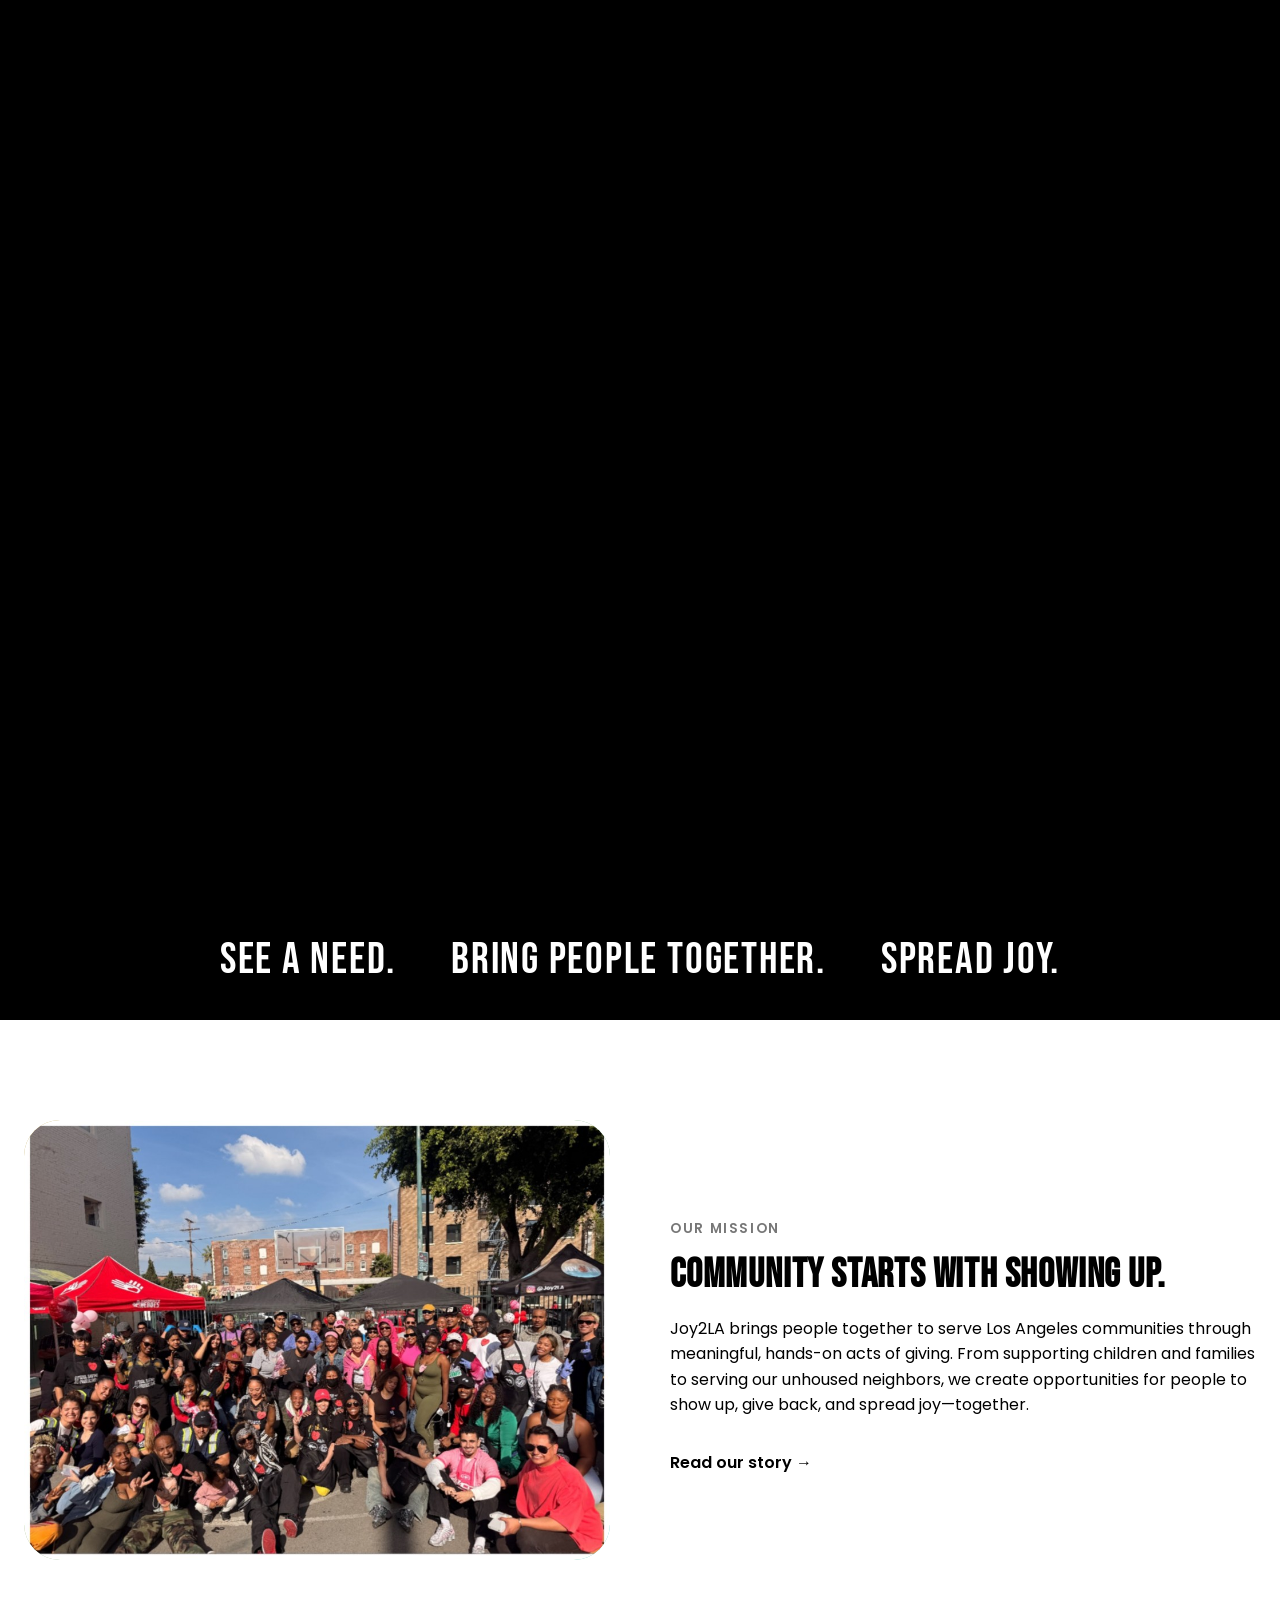
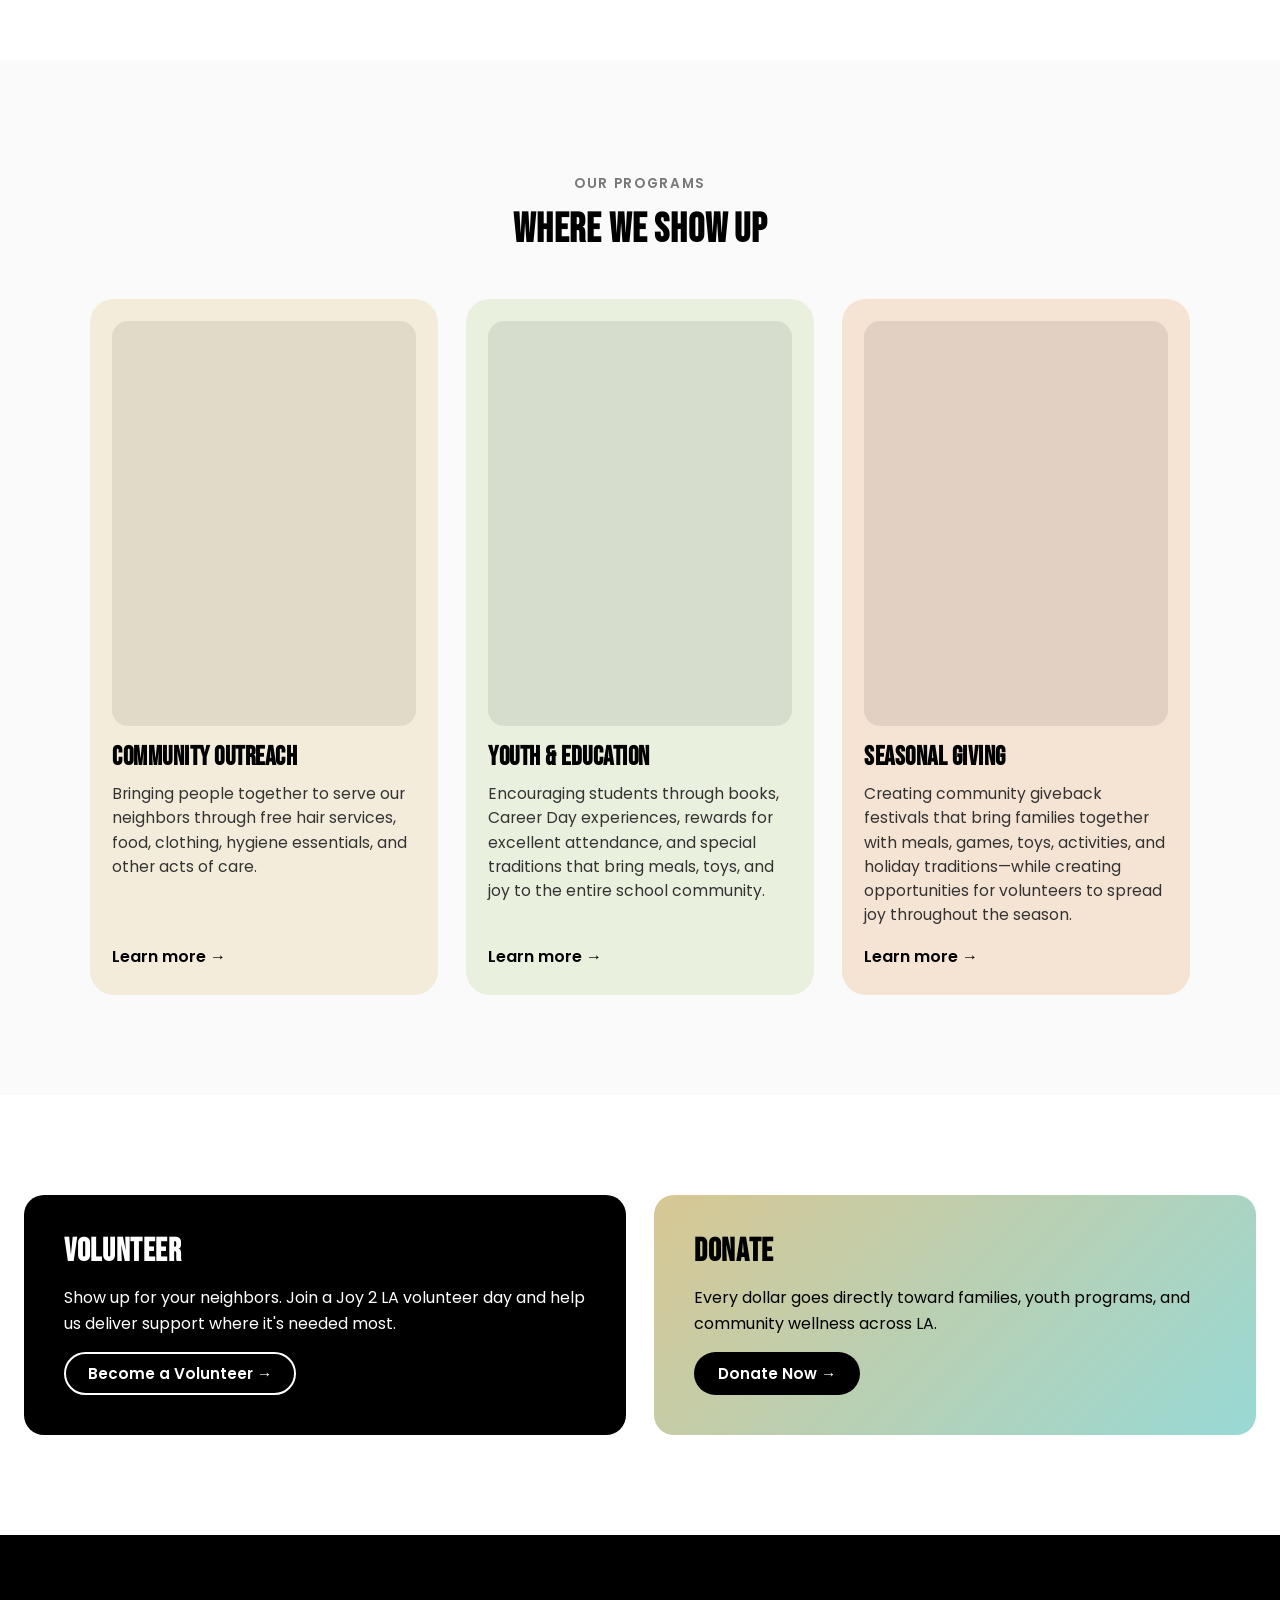
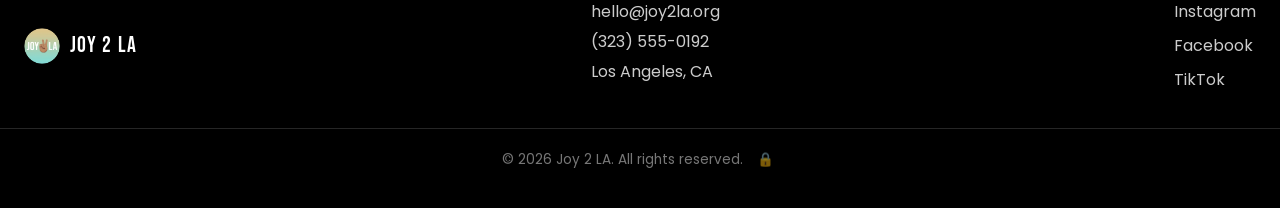
<file: index.html>
<!DOCTYPE html>
<html lang="en">
<head>
  <meta charset="UTF-8">
  <meta name="viewport" content="width=device-width, initial-scale=1.0">
  <title>Joy 2 LA | Community is the Joy</title>
  <meta name="description" content="Joy 2 LA is a Los Angeles-based giving-back foundation supporting families, youth, and community wellness across the city.">
  <link rel="icon" href="assets/logo.png" type="image/png">
  <link rel="preconnect" href="https://fonts.googleapis.com">
  <link rel="preconnect" href="https://fonts.gstatic.com" crossorigin>
  <link href="https://fonts.googleapis.com/css2?family=Bebas+Neue&family=Poppins:wght@300;400;600;700&display=swap" rel="stylesheet">
  <link rel="stylesheet" href="styles.css">
  <script>
    try {
      if (sessionStorage.getItem('joy2la-splash-seen') === '1') {
        document.documentElement.classList.add('skip-splash');
      }
    } catch (e) {}
  </script>
  <noscript>
    <style>.reveal { opacity: 1; transform: none; }</style>
  </noscript>
</head>
<body class="has-splash">
  <div class="splash" id="splash">
    <video class="splash-video" id="splash-video" autoplay playsinline>
      <source src="assets/intro.mp4" type="video/mp4">
    </video>
  </div>

  <header class="site-header" id="site-header">
    <div class="nav-pill" id="nav-pill">
      <a href="#top" class="logo-link" aria-label="Joy 2 LA home">
        <img src="assets/logo.png" alt="Joy 2 LA logo" class="logo-img">
      </a>
      <div class="site-nav-clip">
        <nav class="site-nav" id="site-nav" aria-hidden="true">
          <a href="about.html">About</a>
          <a href="volunteer.html">Volunteer</a>
          <a href="events.html">Events</a>
          <a href="#impact">Impact</a>
          <a href="get-involved.html">Get Involved</a>
          <a href="#contact">Contact</a>
        </nav>
      </div>
      <button class="nav-toggle" id="nav-toggle" aria-label="Open navigation" aria-expanded="false" aria-controls="site-nav">
        <span></span><span></span><span></span>
      </button>
      <a href="get-involved.html#donate" class="btn btn-donate">Donate →</a>
    </div>
  </header>

  <main id="top">
    <section class="hero" id="hero" aria-label="Joy2LA community highlight">
      <video class="hero-video" id="hero-video" muted loop playsinline preload="auto">
        <source src="assets/hero.mp4" type="video/mp4">
      </video>
      <div class="hero-brand">
        <img src="assets/logo.png" alt="Joy 2 LA" class="hero-logo">
      </div>
    </section>

    <section class="impact" id="impact" aria-label="Our motto">
      <div class="container motto-strip">
        <h1 class="motto-strip-text">
          <span>See a need.</span>
          <span>Bring people together.</span>
          <span>Spread joy.</span>
        </h1>
      </div>
    </section>

    <section class="about" id="about">
      <div class="container about-inner reveal">
        <div class="about-image">
          <img src="assets/mission-community.jpg" alt="Joy2LA volunteers and community members gathered together outdoors">
        </div>
        <div class="about-text">
          <p class="eyebrow">Our Mission</p>
          <h2>Community Starts With Showing Up.</h2>
          <p>Joy2LA brings people together to serve Los Angeles communities through meaningful, hands-on acts of giving. From supporting children and families to serving our unhoused neighbors, we create opportunities for people to show up, give back, and spread joy—together.</p>
          <a href="about.html" class="link-arrow">Read our story →</a>
        </div>
      </div>
    </section>

    <section class="programs" id="programs">
      <div class="container">
        <p class="eyebrow center">Our Programs</p>
        <h2 class="center">Where We Show Up</h2>
        <div class="program-grid">
          <article class="program-card card-sand has-media-video reveal">
            <div class="program-image">
              <video muted loop playsinline autoplay preload="metadata" aria-hidden="true">
                <source src="assets/community-outreach.mp4" type="video/mp4">
              </video>
            </div>
            <h3>Community Outreach</h3>
            <p>Bringing people together to serve our neighbors through free hair services, food, clothing, hygiene essentials, and other acts of care.</p>
            <a href="#contact" class="link-arrow">Learn more →</a>
          </article>
          <article class="program-card card-blend has-media-video reveal">
            <div class="program-image">
              <video muted loop playsinline autoplay preload="metadata" aria-hidden="true">
                <source src="assets/youth-education.mp4" type="video/mp4">
              </video>
            </div>
            <h3>Youth &amp; Education</h3>
            <p>Encouraging students through books, Career Day experiences, rewards for excellent attendance, and special traditions that bring meals, toys, and joy to the entire school community.</p>
            <a href="#contact" class="link-arrow">Learn more →</a>
          </article>
          <article class="program-card card-peach has-media-video reveal">
            <div class="program-image">
              <video muted loop playsinline autoplay preload="metadata" aria-hidden="true">
                <source src="assets/seasonal-giving.mp4" type="video/mp4">
              </video>
            </div>
            <h3>Seasonal Giving</h3>
            <p>Creating community giveback festivals that bring families together with meals, games, toys, activities, and holiday traditions—while creating opportunities for volunteers to spread joy throughout the season.</p>
            <a href="#contact" class="link-arrow">Learn more →</a>
          </article>
        </div>
      </div>
    </section>

    <section class="get-involved" id="get-involved">
      <div class="container involved-grid">
        <div class="involved-card reveal">
          <h3>Volunteer</h3>
          <p>Show up for your neighbors. Join a Joy 2 LA volunteer day and help us deliver support where it's needed most.</p>
          <a href="volunteer.html" class="btn btn-outline">Become a Volunteer →</a>
        </div>
        <div class="involved-card involved-card-donate reveal">
          <h3>Donate</h3>
          <p>Every dollar goes directly toward families, youth programs, and community wellness across LA.</p>
          <a href="get-involved.html#donate" class="btn btn-primary">Donate Now →</a>
        </div>
      </div>
    </section>
  </main>

  <footer class="site-footer" id="contact">
    <div class="container footer-inner">
      <div class="footer-brand">
        <img src="assets/logo.png" alt="Joy 2 LA logo" class="logo-img">
        <span class="logo-text">Joy 2 LA</span>
      </div>
      <div class="footer-contact">
        <p>hello@joy2la.org</p>
        <p>(323) 555-0192</p>
        <p>Los Angeles, CA</p>
      </div>
      <div class="footer-social">
        <a href="#" aria-label="Instagram">Instagram</a>
        <a href="#" aria-label="Facebook">Facebook</a>
        <a href="#" aria-label="TikTok">TikTok</a>
      </div>
    </div>
    <p class="footer-copyright">© 2026 Joy 2 LA. All rights reserved.</p>
  </footer>

  <script src="script.js"></script>
  <script src="admin-events.js?v=2"></script>
</body>
</html>
</file>
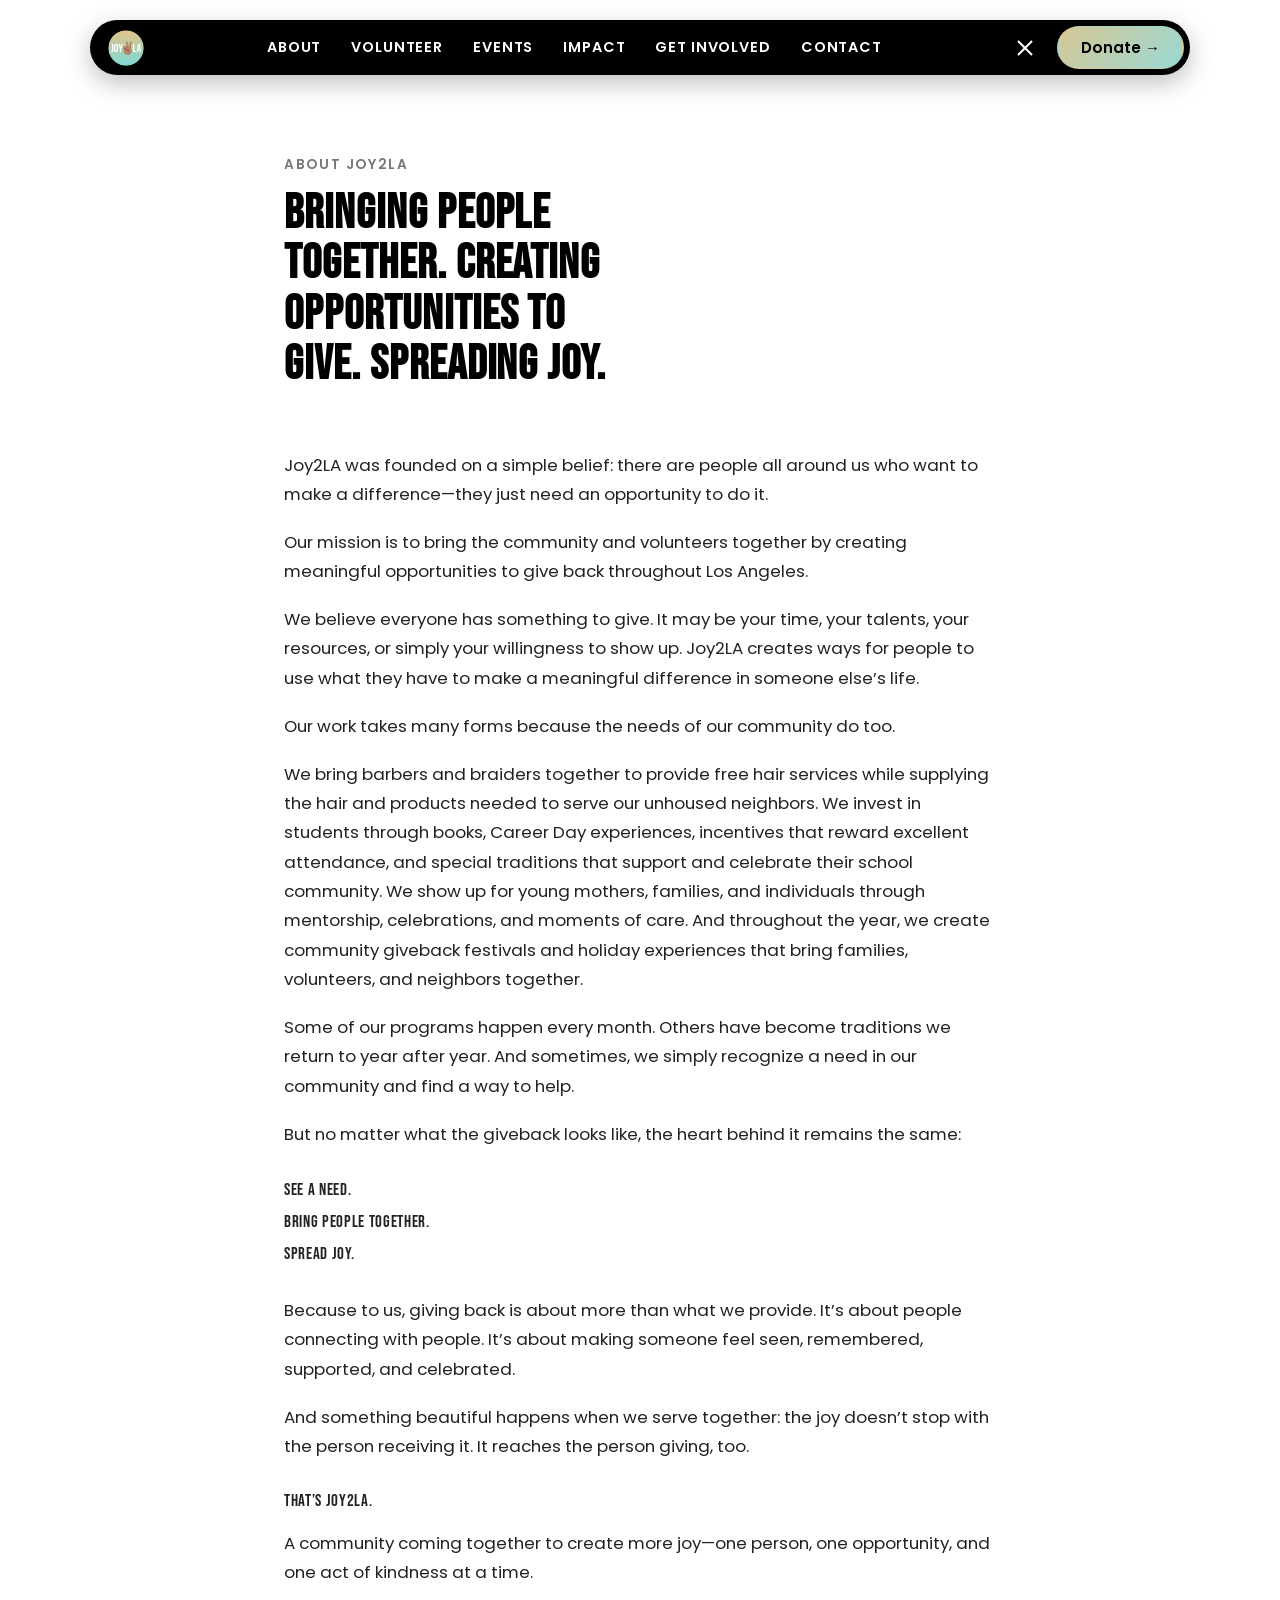
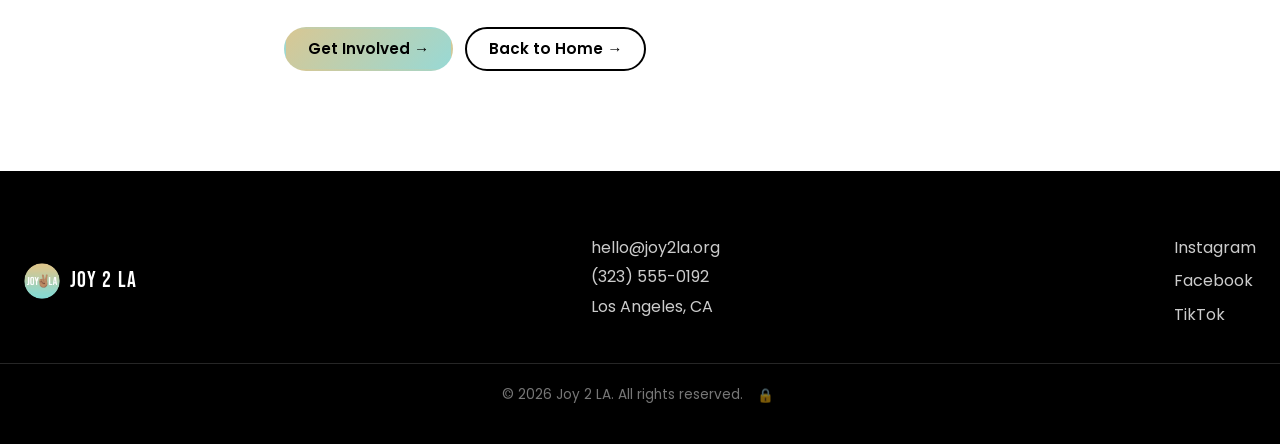
<file: about.html>
<!DOCTYPE html>
<html lang="en">
<head>
  <meta charset="UTF-8">
  <meta name="viewport" content="width=device-width, initial-scale=1.0">
  <title>About Joy2LA | Bringing People Together</title>
  <meta name="description" content="Joy2LA brings the community and volunteers together by creating meaningful opportunities to give back throughout Los Angeles.">
  <link rel="icon" href="assets/logo.png" type="image/png">
  <link rel="preconnect" href="https://fonts.googleapis.com">
  <link rel="preconnect" href="https://fonts.gstatic.com" crossorigin>
  <link href="https://fonts.googleapis.com/css2?family=Bebas+Neue&family=Poppins:wght@300;400;600;700&display=swap" rel="stylesheet">
  <link rel="stylesheet" href="styles.css">
  <noscript>
    <style>.reveal { opacity: 1; transform: none; }</style>
  </noscript>
</head>
<body class="page-about">
  <header class="site-header" id="site-header">
    <div class="nav-pill" id="nav-pill">
      <a href="index.html" class="logo-link" aria-label="Joy 2 LA home">
        <img src="assets/logo.png" alt="Joy 2 LA logo" class="logo-img">
      </a>
      <div class="site-nav-clip">
        <nav class="site-nav" id="site-nav" aria-hidden="true">
          <a href="about.html">About</a>
          <a href="volunteer.html">Volunteer</a>
          <a href="events.html">Events</a>
          <a href="index.html#impact">Impact</a>
          <a href="get-involved.html">Get Involved</a>
          <a href="index.html#contact">Contact</a>
        </nav>
      </div>
      <button class="nav-toggle" id="nav-toggle" aria-label="Open navigation" aria-expanded="false" aria-controls="site-nav">
        <span></span><span></span><span></span>
      </button>
      <a href="get-involved.html#donate" class="btn btn-donate">Donate →</a>
    </div>
  </header>

  <main>
    <section class="about-page">
      <div class="container about-page-inner reveal">
        <p class="eyebrow">About Joy2LA</p>
        <h1>Bringing People Together. Creating Opportunities to Give. Spreading Joy.</h1>
        <div class="about-body">
          <p>Joy2LA was founded on a simple belief: there are people all around us who want to make a difference—they just need an opportunity to do it.</p>
          <p>Our mission is to bring the community and volunteers together by creating meaningful opportunities to give back throughout Los Angeles.</p>
          <p>We believe everyone has something to give. It may be your time, your talents, your resources, or simply your willingness to show up. Joy2LA creates ways for people to use what they have to make a meaningful difference in someone else’s life.</p>
          <p>Our work takes many forms because the needs of our community do too.</p>
          <p>We bring barbers and braiders together to provide free hair services while supplying the hair and products needed to serve our unhoused neighbors. We invest in students through books, Career Day experiences, incentives that reward excellent attendance, and special traditions that support and celebrate their school community. We show up for young mothers, families, and individuals through mentorship, celebrations, and moments of care. And throughout the year, we create community giveback festivals and holiday experiences that bring families, volunteers, and neighbors together.</p>
          <p>Some of our programs happen every month. Others have become traditions we return to year after year. And sometimes, we simply recognize a need in our community and find a way to help.</p>
          <p>But no matter what the giveback looks like, the heart behind it remains the same:</p>
          <p class="about-motto">
            <span>See a need.</span>
            <span>Bring people together.</span>
            <span>Spread joy.</span>
          </p>
          <p>Because to us, giving back is about more than what we provide. It’s about people connecting with people. It’s about making someone feel seen, remembered, supported, and celebrated.</p>
          <p>And something beautiful happens when we serve together: the joy doesn’t stop with the person receiving it. It reaches the person giving, too.</p>
          <p class="about-closing">That’s Joy2LA.</p>
          <p>A community coming together to create more joy—one person, one opportunity, and one act of kindness at a time.</p>
        </div>
        <div class="about-page-cta">
          <a href="get-involved.html" class="btn btn-primary">Get Involved →</a>
          <a href="index.html" class="btn btn-outline">Back to Home →</a>
        </div>
      </div>
    </section>
  </main>

  <footer class="site-footer" id="contact">
    <div class="container footer-inner">
      <div class="footer-brand">
        <img src="assets/logo.png" alt="Joy 2 LA logo" class="logo-img">
        <span class="logo-text">Joy 2 LA</span>
      </div>
      <div class="footer-contact">
        <p>hello@joy2la.org</p>
        <p>(323) 555-0192</p>
        <p>Los Angeles, CA</p>
      </div>
      <div class="footer-social">
        <a href="#" aria-label="Instagram">Instagram</a>
        <a href="#" aria-label="Facebook">Facebook</a>
        <a href="#" aria-label="TikTok">TikTok</a>
      </div>
    </div>
    <p class="footer-copyright">© 2026 Joy 2 LA. All rights reserved.</p>
  </footer>

  <script src="script.js"></script>
  <script src="admin-events.js?v=2"></script>
</body>
</html>
</file>
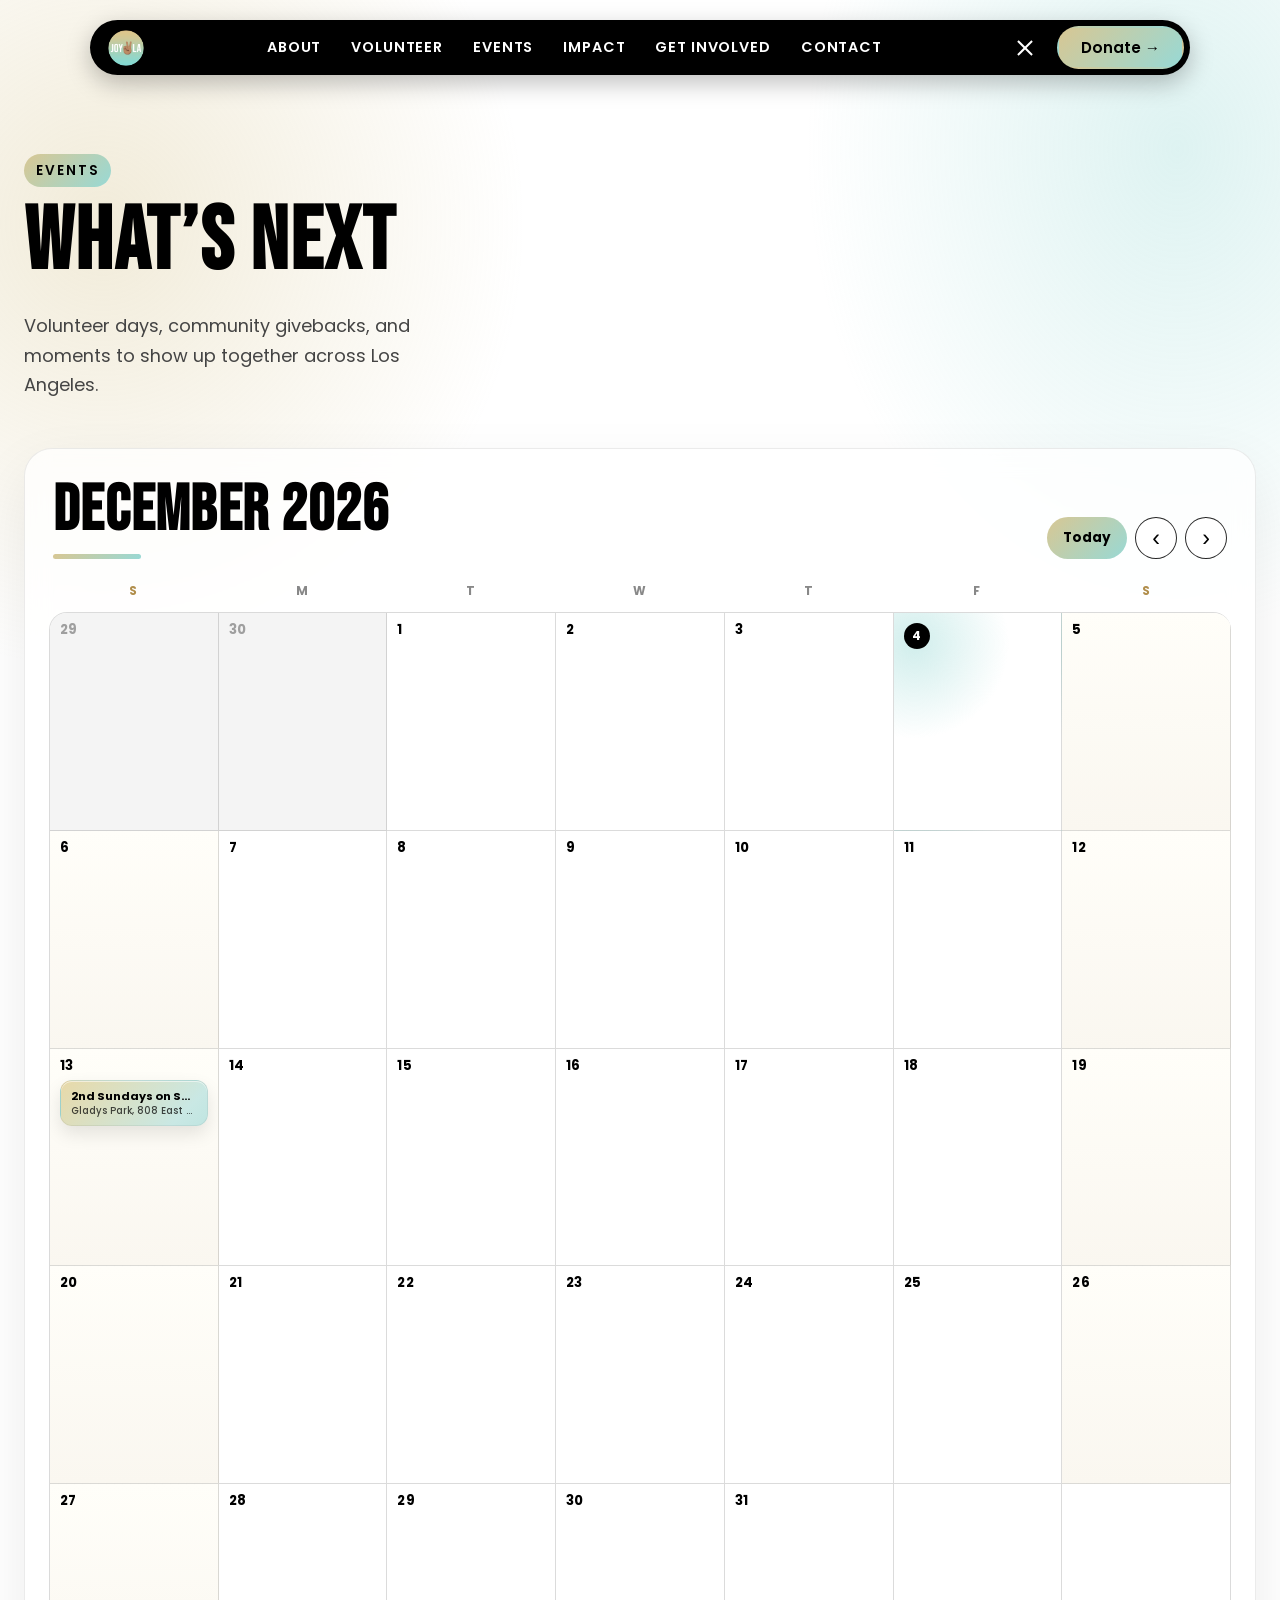
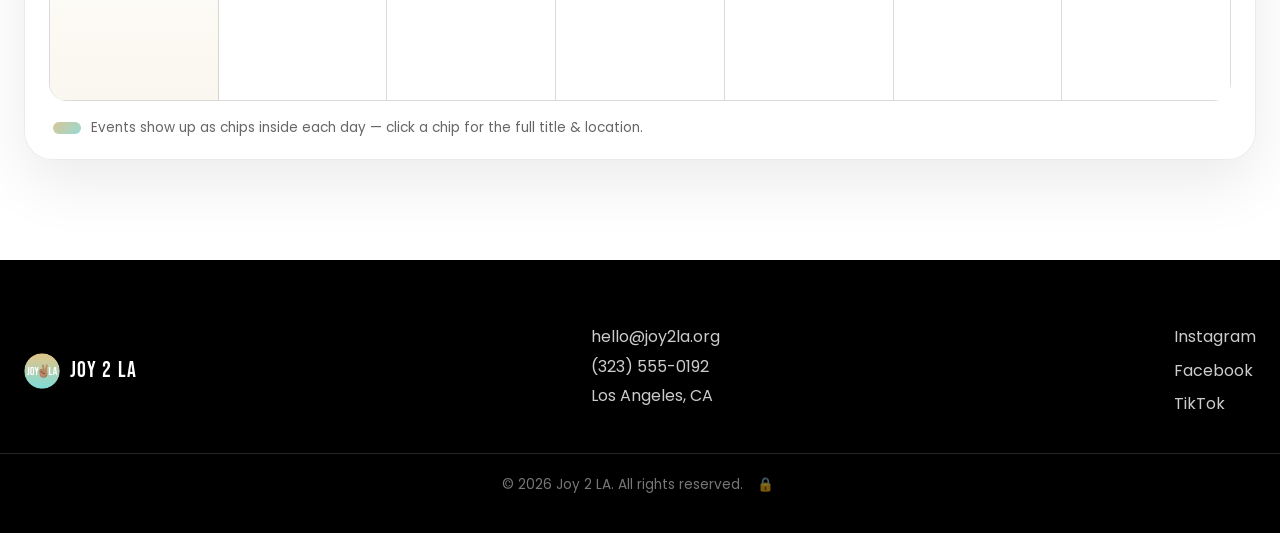
<file: events.html>
<!DOCTYPE html>
<html lang="en">
<head>
  <meta charset="UTF-8">
  <meta name="viewport" content="width=device-width, initial-scale=1.0">
  <title>Events | Joy 2 LA</title>
  <meta name="description" content="Upcoming Joy2LA community events, volunteer days, and giveback opportunities across Los Angeles.">
  <link rel="icon" href="assets/logo.png" type="image/png">
  <link rel="preconnect" href="https://fonts.googleapis.com">
  <link rel="preconnect" href="https://fonts.gstatic.com" crossorigin>
  <link href="https://fonts.googleapis.com/css2?family=Bebas+Neue&family=Poppins:wght@300;400;600;700&display=swap" rel="stylesheet">
  <link rel="stylesheet" href="styles.css">
  <noscript>
    <style>.reveal { opacity: 1; transform: none; }</style>
  </noscript>
</head>
<body class="page-events">
  <header class="site-header" id="site-header">
    <div class="nav-pill" id="nav-pill">
      <a href="index.html" class="logo-link" aria-label="Joy 2 LA home">
        <img src="assets/logo.png" alt="Joy 2 LA logo" class="logo-img">
      </a>
      <div class="site-nav-clip">
        <nav class="site-nav" id="site-nav" aria-hidden="true">
          <a href="about.html">About</a>
          <a href="volunteer.html">Volunteer</a>
          <a href="events.html" aria-current="page">Events</a>
          <a href="index.html#impact">Impact</a>
          <a href="get-involved.html">Get Involved</a>
          <a href="index.html#contact">Contact</a>
        </nav>
      </div>
      <button class="nav-toggle" id="nav-toggle" aria-label="Open navigation" aria-expanded="false" aria-controls="site-nav">
        <span></span><span></span><span></span>
      </button>
      <a href="get-involved.html#donate" class="btn btn-donate">Donate →</a>
    </div>
  </header>

  <main>
    <section class="events-page">
      <div class="events-atmosphere" aria-hidden="true"></div>
      <div class="container">
        <header class="events-intro">
          <p class="eyebrow">Events</p>
          <h1>What’s Next</h1>
          <p class="events-lede">Volunteer days, community givebacks, and moments to show up together across Los Angeles.</p>
        </header>

        <div class="events-layout">
          <div class="events-calendar-panel">
            <div class="cal-header">
              <div class="cal-month-wrap">
                <h2 class="cal-month" id="cal-month">August 2026</h2>
                <span class="cal-month-rule" aria-hidden="true"></span>
              </div>
              <div class="cal-nav-group">
                <button type="button" class="cal-today-btn" id="cal-today">Today</button>
                <button type="button" class="cal-nav" id="cal-prev" aria-label="Previous month">‹</button>
                <button type="button" class="cal-nav" id="cal-next" aria-label="Next month">›</button>
              </div>
            </div>
            <div class="cal-weekdays" aria-hidden="true">
              <span>S</span><span>M</span><span>T</span><span>W</span><span>T</span><span>F</span><span>S</span>
            </div>
            <div class="cal-grid" id="cal-grid" role="grid" aria-labelledby="cal-month"></div>
            <p class="cal-legend cal-legend-desktop">
              <span class="cal-legend-chip"></span>
              Events show up as chips inside each day — click a chip for the full title &amp; location.
            </p>
            <p class="cal-legend cal-legend-mobile">
              <span class="cal-legend-chip"></span>
              Colored marks mean there’s an event — tap a day or an event below for details.
            </p>
          </div>

          <div class="events-mobile-list" id="events-mobile-list" aria-live="polite"></div>
          <div class="events-day-detail" id="events-day-detail" aria-live="polite" hidden></div>
        </div>
      </div>
    </section>
  </main>

  <div class="event-modal" id="event-modal" hidden>
    <div class="event-modal-backdrop" data-close-modal></div>
    <div class="event-modal-dialog" role="dialog" aria-modal="true" aria-labelledby="event-modal-title">
      <button type="button" class="event-modal-close" id="event-modal-close" aria-label="Close">×</button>
      <p class="event-modal-date" id="event-modal-date"></p>
      <h3 class="event-modal-title" id="event-modal-title"></h3>
      <p class="event-modal-location" id="event-modal-location"></p>
      <p class="event-modal-time" id="event-modal-time" hidden></p>
      <a class="btn btn-primary event-modal-link" id="event-modal-link" hidden>Details →</a>
    </div>
  </div>

  <footer class="site-footer" id="contact">
    <div class="container footer-inner">
      <div class="footer-brand">
        <img src="assets/logo.png" alt="Joy 2 LA logo" class="logo-img">
        <span class="logo-text">Joy 2 LA</span>
      </div>
      <div class="footer-contact">
        <p>hello@joy2la.org</p>
        <p>(323) 555-0192</p>
        <p>Los Angeles, CA</p>
      </div>
      <div class="footer-social">
        <a href="#" aria-label="Instagram">Instagram</a>
        <a href="#" aria-label="Facebook">Facebook</a>
        <a href="#" aria-label="TikTok">TikTok</a>
      </div>
    </div>
    <p class="footer-copyright">© 2026 Joy 2 LA. All rights reserved.</p>
  </footer>

  <script src="script.js"></script>
  <script src="admin-events.js?v=2"></script>
  <script src="events.js?v=15"></script>
</body>
</html>
</file>
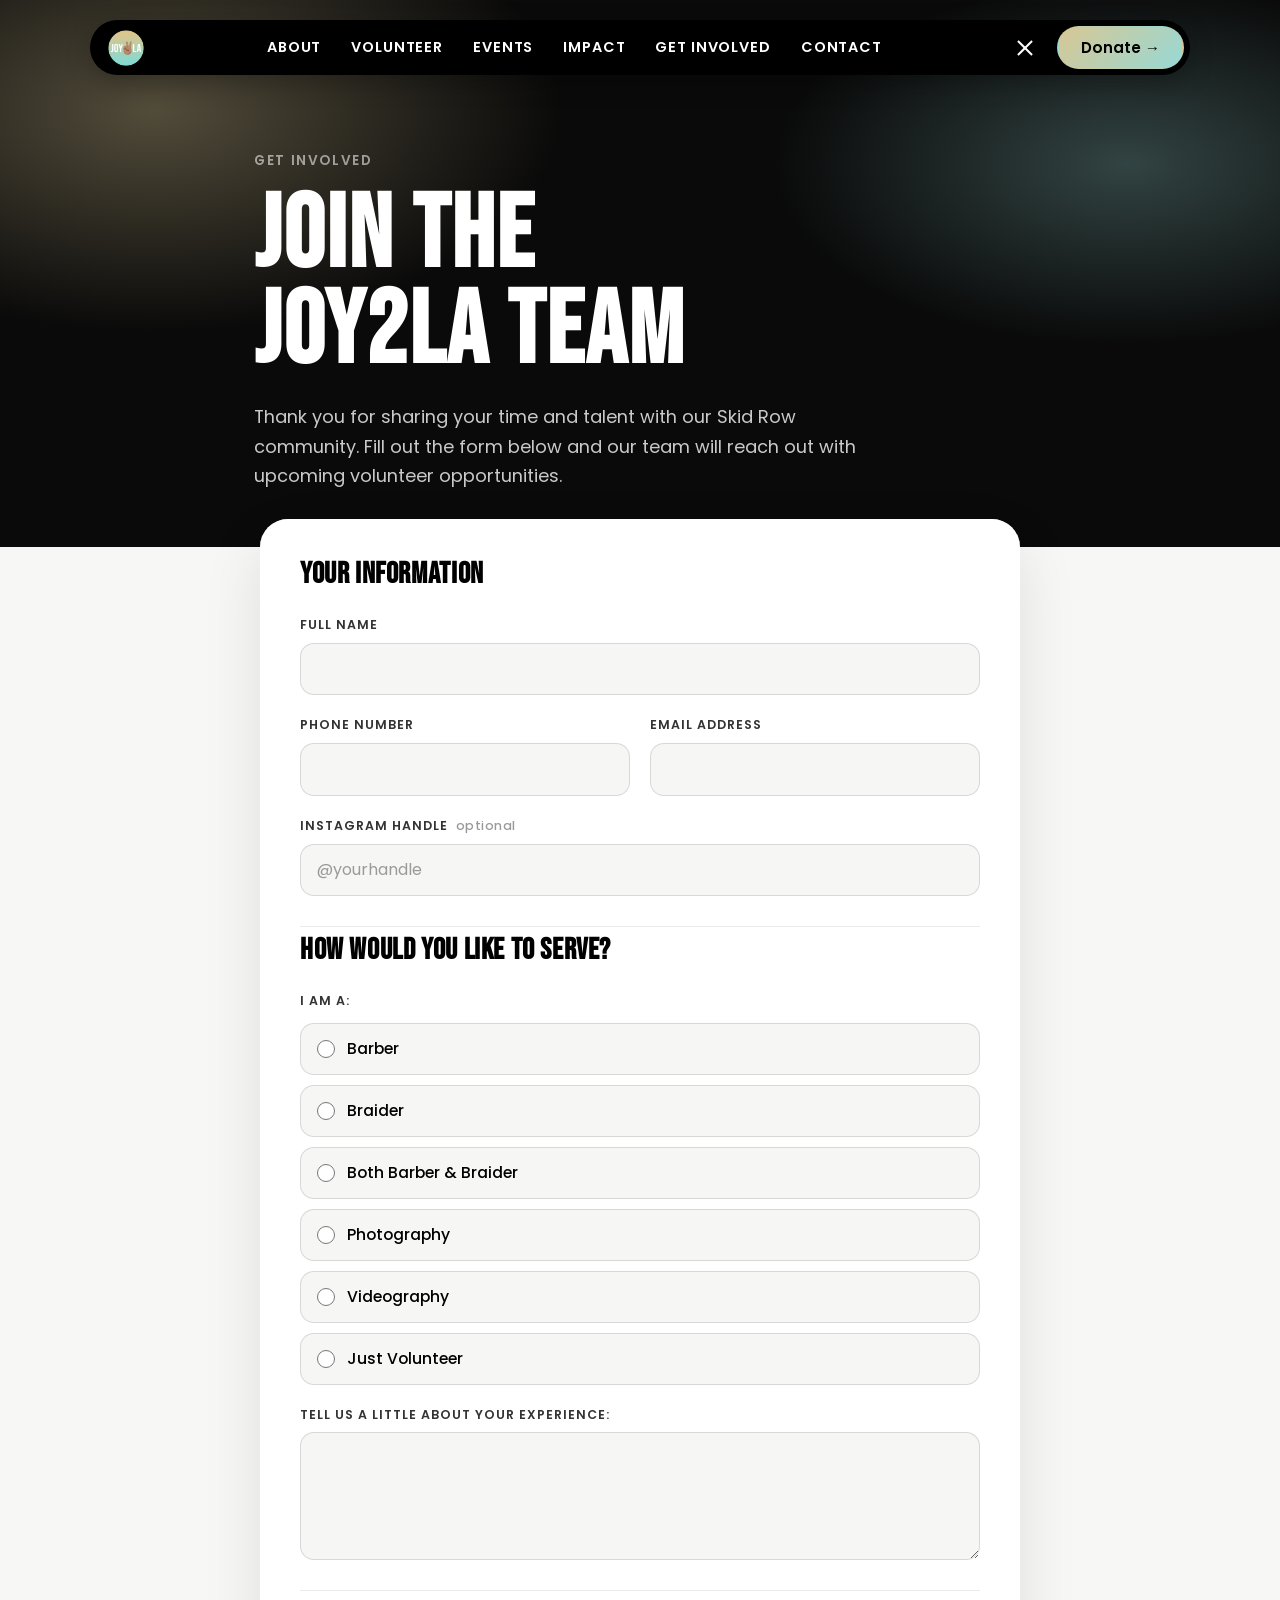
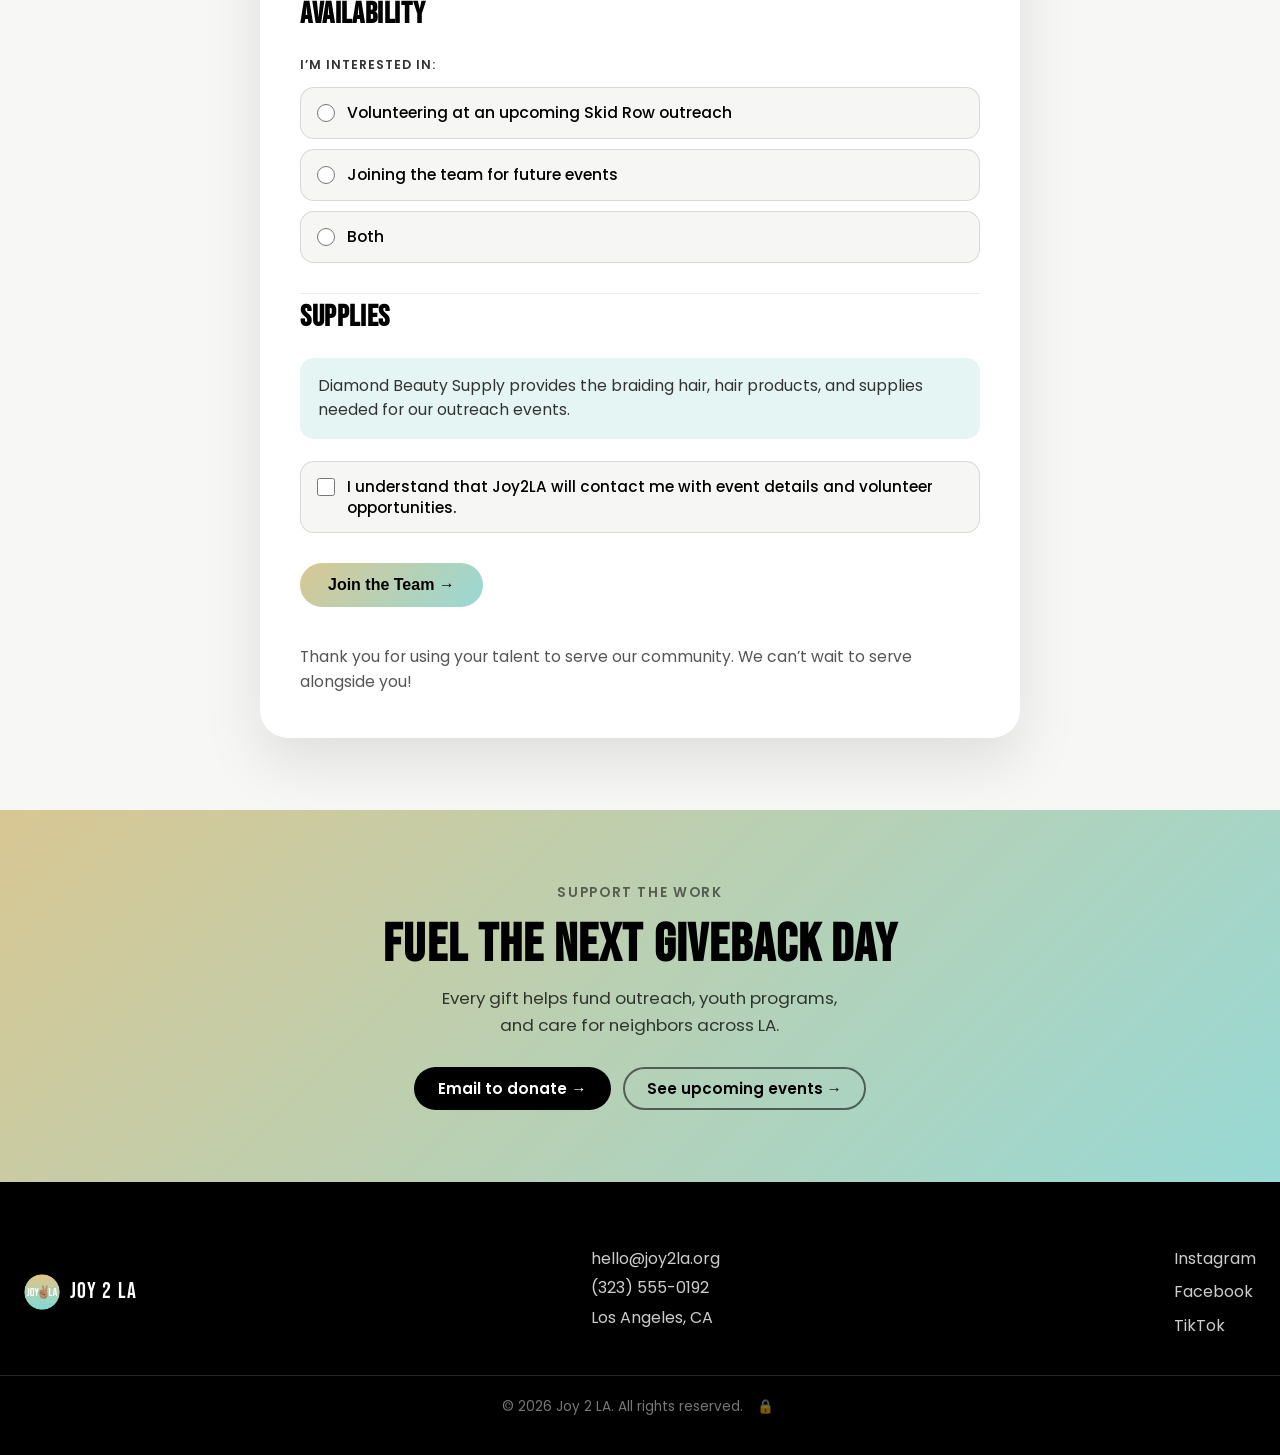
<file: get-involved.html>
<!DOCTYPE html>
<html lang="en">
<head>
  <meta charset="UTF-8">
  <meta name="viewport" content="width=device-width, initial-scale=1.0">
  <title>Join the Joy2LA Team | Joy 2 LA</title>
  <meta name="description" content="Volunteer with Joy2LA — barbers, braiders, photographers, videographers, and helpers serving our Skid Row community.">
  <link rel="icon" href="assets/logo.png" type="image/png">
  <link rel="preconnect" href="https://fonts.googleapis.com">
  <link rel="preconnect" href="https://fonts.gstatic.com" crossorigin>
  <link href="https://fonts.googleapis.com/css2?family=Bebas+Neue&family=Poppins:wght@300;400;600;700&display=swap" rel="stylesheet">
  <link rel="stylesheet" href="styles.css">
  <noscript>
    <style>.reveal { opacity: 1; transform: none; }</style>
  </noscript>
</head>
<body class="page-get-involved">
  <header class="site-header" id="site-header">
    <div class="nav-pill" id="nav-pill">
      <a href="index.html" class="logo-link" aria-label="Joy 2 LA home">
        <img src="assets/logo.png" alt="Joy 2 LA logo" class="logo-img">
      </a>
      <div class="site-nav-clip">
        <nav class="site-nav" id="site-nav" aria-hidden="true">
          <a href="about.html">About</a>
          <a href="volunteer.html">Volunteer</a>
          <a href="events.html">Events</a>
          <a href="index.html#impact">Impact</a>
          <a href="get-involved.html" aria-current="page">Get Involved</a>
          <a href="#contact">Contact</a>
        </nav>
      </div>
      <button class="nav-toggle" id="nav-toggle" aria-label="Open navigation" aria-expanded="false" aria-controls="site-nav">
        <span></span><span></span><span></span>
      </button>
      <a href="#donate" class="btn btn-donate">Donate →</a>
    </div>
  </header>

  <main>
    <section class="gi-hero" aria-labelledby="gi-title">
      <div class="gi-hero-glow" aria-hidden="true"></div>
      <div class="container gi-hero-inner">
        <p class="eyebrow">Get Involved</p>
        <h1 id="gi-title">
          <span>Join the</span>
          <span>Joy2LA Team</span>
        </h1>
        <p class="gi-hero-copy">Thank you for sharing your time and talent with our Skid Row community. Fill out the form below and our team will reach out with upcoming volunteer opportunities.</p>
      </div>
    </section>

    <section class="gi-form-section" id="volunteer" aria-labelledby="gi-form-title">
      <div class="container">
        <div class="gi-form-shell">
          <!--
            Formspree: create a form at https://formspree.io,
            email to hello@joy2la.org, then paste the endpoint into get-involved.js
          -->
          <form
            class="gi-form"
            id="volunteer-form"
            action="https://formspree.io/f/YOUR_FORM_ID"
            method="POST"
            novalidate
          >
            <input type="hidden" name="_subject" value="Joy2LA volunteer application">
            <input type="text" name="_gotcha" class="gi-honeypot" tabindex="-1" autocomplete="off" aria-hidden="true">

            <div class="gi-block gi-field-full">
              <h2 id="gi-form-title" class="gi-block-title">Your Information</h2>

              <div class="gi-field gi-field-full">
                <label for="vol-name">Full Name</label>
                <input id="vol-name" name="full_name" type="text" required autocomplete="name">
              </div>

              <div class="gi-field">
                <label for="vol-phone">Phone Number</label>
                <input id="vol-phone" name="phone" type="tel" required autocomplete="tel">
              </div>

              <div class="gi-field">
                <label for="vol-email">Email Address</label>
                <input id="vol-email" name="email" type="email" required autocomplete="email">
              </div>

              <div class="gi-field gi-field-full">
                <label for="vol-instagram">Instagram Handle <span class="gi-optional">optional</span></label>
                <input id="vol-instagram" name="instagram" type="text" autocomplete="off" placeholder="@yourhandle">
              </div>
            </div>

            <div class="gi-block gi-field-full">
              <h2 class="gi-block-title">How Would You Like to Serve?</h2>

              <fieldset class="gi-fieldset">
                <legend>I am a:</legend>
                <div class="gi-choice-list">
                  <label class="gi-choice">
                    <input type="radio" name="role" value="Barber" required>
                    <span>Barber</span>
                  </label>
                  <label class="gi-choice">
                    <input type="radio" name="role" value="Braider">
                    <span>Braider</span>
                  </label>
                  <label class="gi-choice">
                    <input type="radio" name="role" value="Both Barber & Braider">
                    <span>Both Barber &amp; Braider</span>
                  </label>
                  <label class="gi-choice">
                    <input type="radio" name="role" value="Photography">
                    <span>Photography</span>
                  </label>
                  <label class="gi-choice">
                    <input type="radio" name="role" value="Videography">
                    <span>Videography</span>
                  </label>
                  <label class="gi-choice">
                    <input type="radio" name="role" value="Just Volunteer">
                    <span>Just Volunteer</span>
                  </label>
                </div>
              </fieldset>

              <div class="gi-field gi-field-full">
                <label for="vol-experience">Tell us a little about your experience:</label>
                <textarea id="vol-experience" name="experience" rows="4" required></textarea>
              </div>
            </div>

            <div class="gi-block gi-field-full">
              <h2 class="gi-block-title">Availability</h2>

              <fieldset class="gi-fieldset">
                <legend>I’m interested in:</legend>
                <div class="gi-choice-list">
                  <label class="gi-choice">
                    <input type="radio" name="interest" value="Volunteering at an upcoming Skid Row outreach" required>
                    <span>Volunteering at an upcoming Skid Row outreach</span>
                  </label>
                  <label class="gi-choice">
                    <input type="radio" name="interest" value="Joining the team for future events">
                    <span>Joining the team for future events</span>
                  </label>
                  <label class="gi-choice">
                    <input type="radio" name="interest" value="Both">
                    <span>Both</span>
                  </label>
                </div>
              </fieldset>
            </div>

            <div class="gi-block gi-field-full">
              <h2 class="gi-block-title">Supplies</h2>
              <p class="gi-note">Diamond Beauty Supply provides the braiding hair, hair products, and supplies needed for our outreach events.</p>
            </div>

            <div class="gi-consent">
              <label class="gi-choice gi-choice-check">
                <input type="checkbox" name="consent" value="Yes" required>
                <span>I understand that Joy2LA will contact me with event details and volunteer opportunities.</span>
              </label>
            </div>

            <div class="gi-form-actions">
              <button type="submit" class="btn btn-primary gi-submit" id="volunteer-submit">Join the Team →</button>
            </div>
            <p class="form-status" id="volunteer-status" role="status" aria-live="polite" hidden></p>
            <p class="gi-form-closing">Thank you for using your talent to serve our community. We can’t wait to serve alongside you!</p>
          </form>
        </div>
      </div>
    </section>

    <section class="gi-donate" id="donate" aria-labelledby="gi-donate-title">
      <div class="container gi-donate-inner">
        <div class="gi-donate-copy">
          <p class="eyebrow gi-eyebrow-light">Support the work</p>
          <h2 id="gi-donate-title">Fuel the next giveback day</h2>
          <p>Every gift helps fund outreach, youth programs, and care for neighbors across LA.</p>
        </div>
        <div class="gi-donate-actions">
          <a href="mailto:hello@joy2la.org?subject=Joy2LA%20donation" class="btn btn-primary">Email to donate →</a>
          <a href="events.html" class="btn gi-btn-ghost">See upcoming events →</a>
        </div>
      </div>
    </section>
  </main>

  <footer class="site-footer" id="contact">
    <div class="container footer-inner">
      <div class="footer-brand">
        <img src="assets/logo.png" alt="Joy 2 LA logo" class="logo-img">
        <span class="logo-text">Joy 2 LA</span>
      </div>
      <div class="footer-contact">
        <p>hello@joy2la.org</p>
        <p>(323) 555-0192</p>
        <p>Los Angeles, CA</p>
      </div>
      <div class="footer-social">
        <a href="#" aria-label="Instagram">Instagram</a>
        <a href="#" aria-label="Facebook">Facebook</a>
        <a href="#" aria-label="TikTok">TikTok</a>
      </div>
    </div>
    <p class="footer-copyright">© 2026 Joy 2 LA. All rights reserved.</p>
  </footer>

  <script src="script.js"></script>
  <script src="admin-events.js?v=2"></script>
  <script src="get-involved.js"></script>
</body>
</html>
</file>
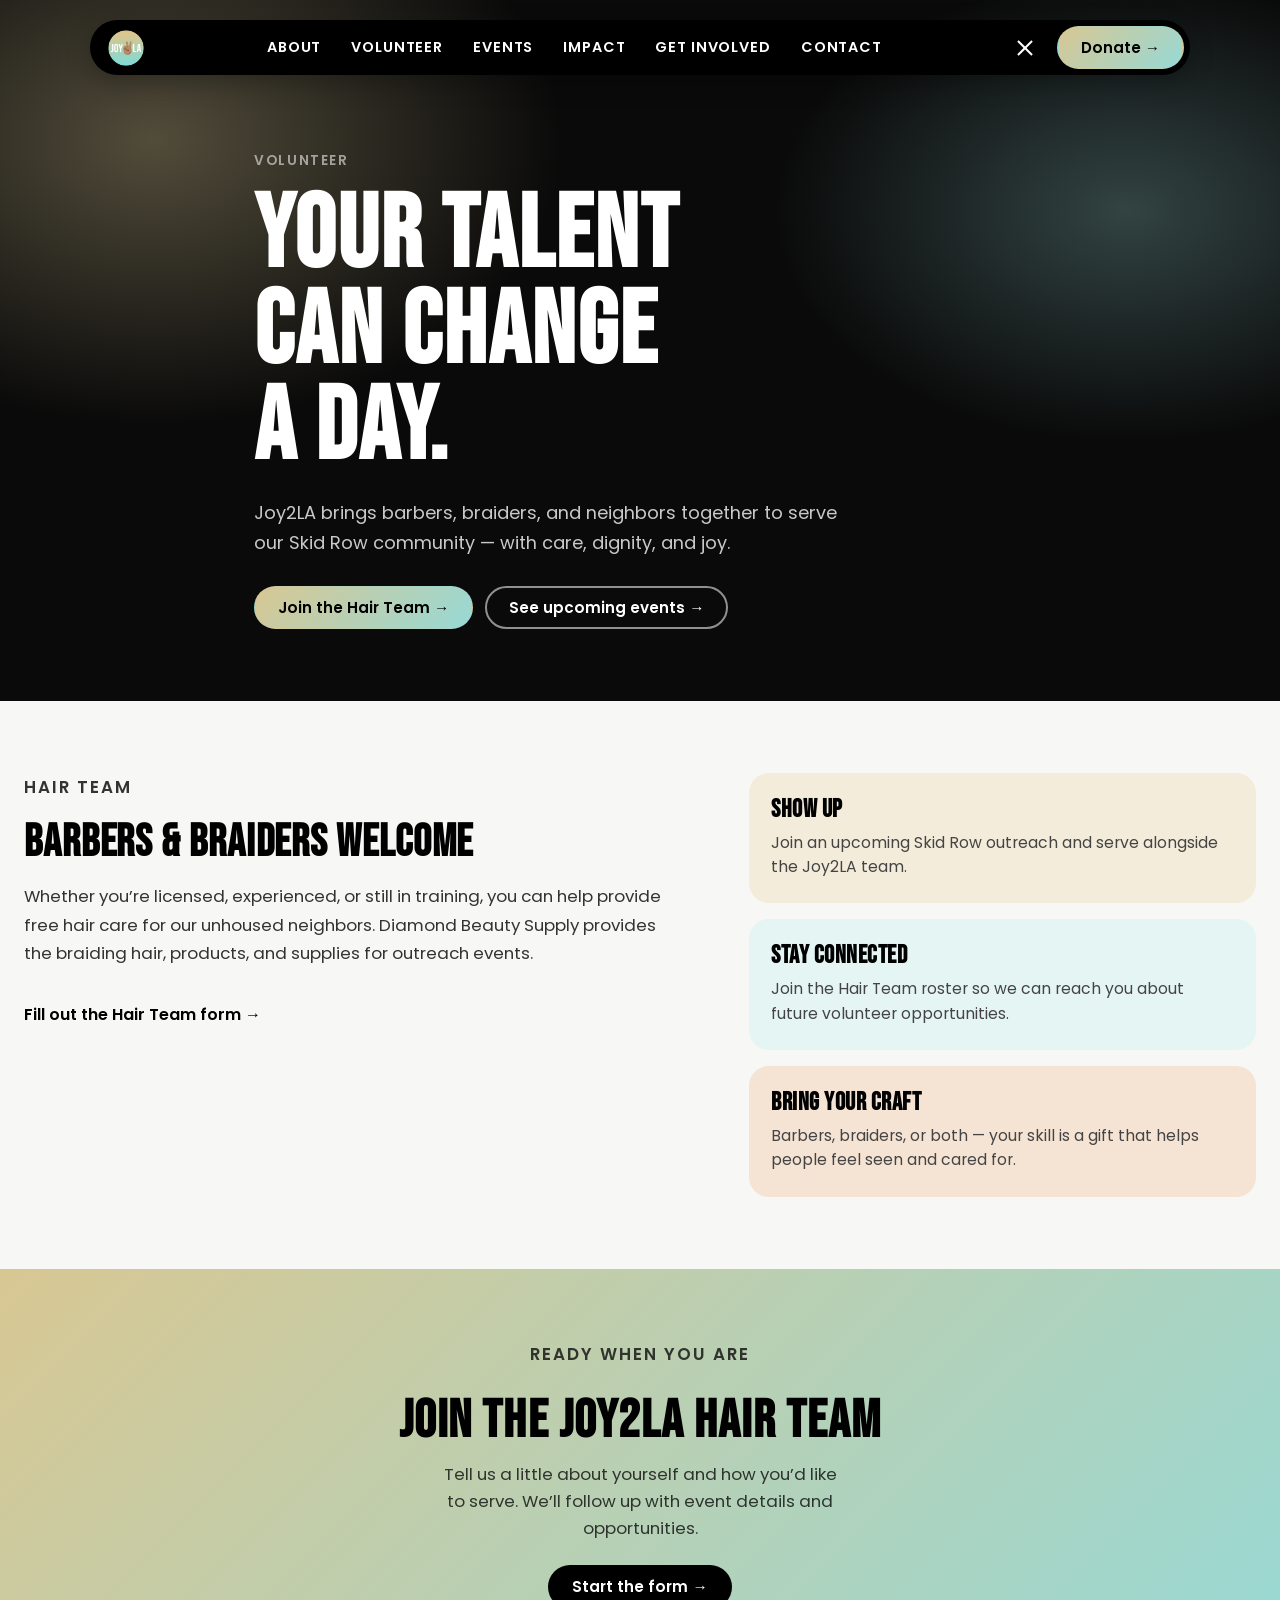
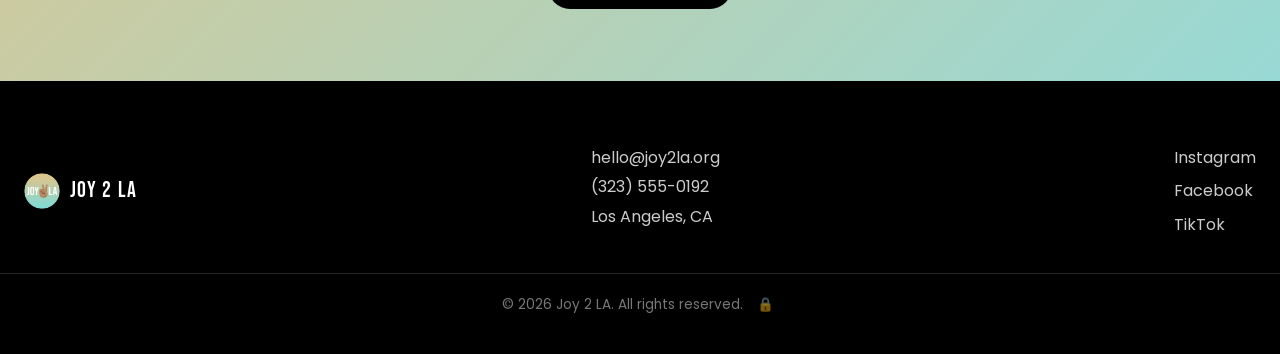
<file: volunteer.html>
<!DOCTYPE html>
<html lang="en">
<head>
  <meta charset="UTF-8">
  <meta name="viewport" content="width=device-width, initial-scale=1.0">
  <title>Volunteer | Joy 2 LA</title>
  <meta name="description" content="Volunteer with Joy2LA — join the Hair Team and serve our Skid Row community with your time and talent.">
  <link rel="icon" href="assets/logo.png" type="image/png">
  <link rel="preconnect" href="https://fonts.googleapis.com">
  <link rel="preconnect" href="https://fonts.gstatic.com" crossorigin>
  <link href="https://fonts.googleapis.com/css2?family=Bebas+Neue&family=Poppins:wght@300;400;600;700&display=swap" rel="stylesheet">
  <link rel="stylesheet" href="styles.css">
  <noscript>
    <style>.reveal { opacity: 1; transform: none; }</style>
  </noscript>
</head>
<body class="page-volunteers">
  <header class="site-header" id="site-header">
    <div class="nav-pill" id="nav-pill">
      <a href="index.html" class="logo-link" aria-label="Joy 2 LA home">
        <img src="assets/logo.png" alt="Joy 2 LA logo" class="logo-img">
      </a>
      <div class="site-nav-clip">
        <nav class="site-nav" id="site-nav" aria-hidden="true">
          <a href="about.html">About</a>
          <a href="volunteer.html" aria-current="page">Volunteer</a>
          <a href="events.html">Events</a>
          <a href="index.html#impact">Impact</a>
          <a href="get-involved.html">Get Involved</a>
          <a href="index.html#contact">Contact</a>
        </nav>
      </div>
      <button class="nav-toggle" id="nav-toggle" aria-label="Open navigation" aria-expanded="false" aria-controls="site-nav">
        <span></span><span></span><span></span>
      </button>
      <a href="get-involved.html#donate" class="btn btn-donate">Donate →</a>
    </div>
  </header>

  <main>
    <section class="vol-hero" aria-labelledby="vol-title">
      <div class="vol-hero-glow" aria-hidden="true"></div>
      <div class="container vol-hero-inner">
        <p class="eyebrow">Volunteer</p>
        <h1 id="vol-title">
          <span>Your talent</span>
          <span>can change</span>
          <span>a day.</span>
        </h1>
        <p class="vol-hero-copy">Joy2LA brings barbers, braiders, and neighbors together to serve our Skid Row community — with care, dignity, and joy.</p>
        <div class="vol-hero-actions">
          <a href="get-involved.html#volunteer" class="btn btn-primary">Join the Hair Team →</a>
          <a href="events.html" class="btn vol-btn-ghost">See upcoming events →</a>
        </div>
      </div>
    </section>

    <section class="vol-body">
      <div class="container vol-layout">
        <article class="vol-feature reveal">
          <p class="eyebrow">Hair Team</p>
          <h2>Barbers &amp; braiders welcome</h2>
          <p>Whether you’re licensed, experienced, or still in training, you can help provide free hair care for our unhoused neighbors. Diamond Beauty Supply provides the braiding hair, products, and supplies for outreach events.</p>
          <a href="get-involved.html#volunteer" class="link-arrow">Fill out the Hair Team form →</a>
        </article>

        <div class="vol-points">
          <article class="vol-point reveal">
            <h3>Show up</h3>
            <p>Join an upcoming Skid Row outreach and serve alongside the Joy2LA team.</p>
          </article>
          <article class="vol-point reveal">
            <h3>Stay connected</h3>
            <p>Join the Hair Team roster so we can reach you about future volunteer opportunities.</p>
          </article>
          <article class="vol-point reveal">
            <h3>Bring your craft</h3>
            <p>Barbers, braiders, or both — your skill is a gift that helps people feel seen and cared for.</p>
          </article>
        </div>
      </div>
    </section>

    <section class="vol-cta" aria-labelledby="vol-cta-title">
      <div class="container vol-cta-inner">
        <p class="eyebrow gi-eyebrow-light">Ready when you are</p>
        <h2 id="vol-cta-title">Join the Joy2LA Hair Team</h2>
        <p>Tell us a little about yourself and how you’d like to serve. We’ll follow up with event details and opportunities.</p>
        <a href="get-involved.html#volunteer" class="btn btn-primary">Start the form →</a>
      </div>
    </section>
  </main>

  <footer class="site-footer" id="contact">
    <div class="container footer-inner">
      <div class="footer-brand">
        <img src="assets/logo.png" alt="Joy 2 LA logo" class="logo-img">
        <span class="logo-text">Joy 2 LA</span>
      </div>
      <div class="footer-contact">
        <p>hello@joy2la.org</p>
        <p>(323) 555-0192</p>
        <p>Los Angeles, CA</p>
      </div>
      <div class="footer-social">
        <a href="#" aria-label="Instagram">Instagram</a>
        <a href="#" aria-label="Facebook">Facebook</a>
        <a href="#" aria-label="TikTok">TikTok</a>
      </div>
    </div>
    <p class="footer-copyright">© 2026 Joy 2 LA. All rights reserved.</p>
  </footer>

  <script src="script.js"></script>
  <script src="admin-events.js?v=2"></script>
</body>
</html>
</file>
<file: styles.css>
:root {
  --color-black: #000;
  --color-white: #fff;
  --color-gold: #D8C793;
  --color-teal: #98D9D5;
  --card-sand: #F3ECDA;
  --card-blend: #E9F0DE;
  --card-teal: #E4F5F3;
  --card-peach: #F5E3D3;
  --gradient-brand: linear-gradient(135deg, var(--color-gold) 0%, var(--color-teal) 100%);
  --font-display: 'Bebas Neue', sans-serif;
  --font-body: 'Poppins', sans-serif;
  --container-width: 1320px;
}

*, *::before, *::after { box-sizing: border-box; }
html { scroll-behavior: smooth; }
body {
  margin: 0;
  font-family: var(--font-body);
  color: var(--color-black);
  background: var(--color-white);
  line-height: 1.6;
}
img { max-width: 100%; display: block; }
a { color: inherit; text-decoration: none; }
h1, h2, h3 {
  font-family: var(--font-display);
  letter-spacing: 0.02em;
  line-height: 1.05;
  margin: 0 0 0.5em;
}
.container { max-width: var(--container-width); margin: 0 auto; padding: 0 24px; }
[id] { scroll-margin-top: 80px; }

/* Buttons */
.btn {
  display: inline-flex;
  align-items: center;
  justify-content: center;
  padding: 12px 22px;
  border: 2px solid transparent;
  border-radius: 999px;
  font-weight: 600;
  font-size: 0.95rem;
  line-height: 1;
  transition: transform 0.15s ease;
}
.btn:hover { transform: translateY(-2px); }
.btn-donate, .btn-primary { background: var(--gradient-brand); color: #000; }
.btn-secondary { background: var(--color-black); color: var(--color-white); }
.btn-outline { border-color: var(--color-black); color: var(--color-black); }

/* Header / Nav — compact pill expands horizontally when open */
.site-header {
  position: fixed;
  top: 20px;
  left: 0;
  right: 0;
  z-index: 500;
  display: flex;
  justify-content: center;
  padding: 0 24px;
}
.nav-pill {
  display: flex;
  align-items: center;
  gap: 12px;
  width: max-content;
  max-width: 100%;
  background: var(--color-black);
  border-radius: 999px;
  padding: 6px 6px 6px 18px;
  box-shadow: 0 8px 24px rgba(0, 0, 0, 0.25);
  overflow: hidden;
  will-change: width;
  transition: width 0.55s cubic-bezier(0.22, 1, 0.36, 1),
              box-shadow 0.2s ease;
}
.nav-pill.open {
  width: min(1100px, 100%);
}
.nav-pill.is-animating {
  pointer-events: none;
}
.site-header.scrolled .nav-pill:not(.open) {
  box-shadow: 0 10px 30px rgba(0, 0, 0, 0.4);
}
.logo-link { display: flex; align-items: center; flex-shrink: 0; }
.logo-img { width: 36px; height: 36px; border-radius: 50%; display: block; }
.logo-text { font-family: var(--font-display); font-size: 1.4rem; letter-spacing: 0.05em; }

.site-nav-clip {
  display: grid;
  grid-template-columns: 0fr;
  min-width: 0;
  flex: 1 1 auto;
  transition: grid-template-columns 0.55s cubic-bezier(0.22, 1, 0.36, 1);
}
.nav-pill.open .site-nav-clip {
  grid-template-columns: 1fr;
}
.site-nav {
  display: flex;
  align-items: center;
  justify-content: center;
  gap: 2px;
  min-width: 0;
  overflow: hidden;
  opacity: 0;
  transform: translateX(-6px);
  pointer-events: none;
  transition: opacity 0.28s ease 0.12s,
              transform 0.35s cubic-bezier(0.22, 1, 0.36, 1) 0.08s;
}
.nav-pill.open .site-nav {
  opacity: 1;
  transform: translateX(0);
  pointer-events: auto;
}
.nav-pill:not(.open) .site-nav {
  transition: opacity 0.18s ease,
              transform 0.2s ease;
}
.site-nav a {
  color: var(--color-white);
  font-weight: 600;
  font-size: 0.9rem;
  letter-spacing: 0.06em;
  text-transform: uppercase;
  white-space: nowrap;
  padding: 10px 14px;
  border-radius: 999px;
  transition: background 0.15s ease;
}
.site-nav a:hover { background: rgba(255, 255, 255, 0.1); }

.nav-toggle {
  position: relative;
  width: 40px;
  height: 40px;
  flex-shrink: 0;
  display: flex;
  align-items: center;
  justify-content: center;
  background: none;
  border: none;
  cursor: pointer;
  padding: 0;
  z-index: 1;
}
.nav-toggle span {
  position: absolute;
  left: 50%;
  width: 20px;
  height: 2px;
  background: var(--color-white);
  display: block;
  transform: translateX(-50%);
  transition: transform 0.35s cubic-bezier(0.22, 1, 0.36, 1),
              opacity 0.2s ease;
}
.nav-toggle span:nth-child(1) { transform: translateX(-50%) translateY(-6px); }
.nav-toggle span:nth-child(2) { transform: translateX(-50%); }
.nav-toggle span:nth-child(3) { transform: translateX(-50%) translateY(6px); }
.nav-pill.open .nav-toggle span:nth-child(1) { transform: translateX(-50%) rotate(45deg); }
.nav-pill.open .nav-toggle span:nth-child(2) { opacity: 0; }
.nav-pill.open .nav-toggle span:nth-child(3) { transform: translateX(-50%) rotate(-45deg); }

.btn-donate { flex-shrink: 0; }

@media (prefers-reduced-motion: reduce) {
  .nav-pill,
  .site-nav-clip,
  .site-nav,
  .nav-toggle span {
    transition: none !important;
  }
  .site-nav { transform: none; }
}

/* Hero */
.hero {
  position: relative;
  min-height: 100vh;
  overflow: hidden;
  background: var(--color-black);
  display: flex;
  align-items: center;
  justify-content: center;
}
.hero-video {
  position: absolute;
  inset: 0;
  width: 100%;
  height: 100%;
  object-fit: cover;
  object-position: center;
  z-index: 0;
}
.hero-brand {
  position: relative;
  z-index: 1;
  display: flex;
  align-items: center;
  justify-content: center;
  padding: 24px;
  animation: hero-brand-in 0.9s cubic-bezier(0.22, 1, 0.36, 1) 0.15s both;
}
.hero-logo {
  width: min(42vw, 280px);
  height: auto;
  aspect-ratio: 1;
  border-radius: 50%;
  display: block;
  filter: drop-shadow(0 18px 40px rgba(0, 0, 0, 0.35));
}
@keyframes hero-brand-in {
  from {
    opacity: 0;
    transform: scale(0.92) translateY(12px);
  }
  to {
    opacity: 1;
    transform: scale(1) translateY(0);
  }
}
@media (max-width: 600px) {
  .hero-logo { width: min(58vw, 220px); }
}

/* Scroll-reveal (behavior added in Task 7) */
.reveal { opacity: 0; transform: translateY(24px); transition: opacity 0.6s ease, transform 0.6s ease; }
.reveal.is-visible { opacity: 1; transform: translateY(0); }

@media (max-width: 900px) {
  .site-header {
    top: 12px;
    padding: 0 12px;
  }
  .nav-pill {
    position: relative;
    width: 100% !important;
    max-width: 100%;
    gap: 8px;
    padding: 6px 6px 6px 12px;
    overflow: visible;
    will-change: auto;
    transition: box-shadow 0.2s ease;
  }
  .nav-pill.open {
    width: 100% !important;
  }
  .nav-toggle {
    margin-left: auto;
  }
  .site-nav-clip {
    position: absolute;
    top: calc(100% + 10px);
    left: 0;
    right: 0;
    display: block;
    grid-template-columns: unset;
    min-width: 0;
    flex: none;
    background: var(--color-black);
    border-radius: 22px;
    box-shadow: 0 16px 40px rgba(0, 0, 0, 0.35);
    max-height: 0;
    opacity: 0;
    overflow: hidden;
    pointer-events: none;
    transition: max-height 0.4s cubic-bezier(0.22, 1, 0.36, 1),
                opacity 0.25s ease,
                padding 0.25s ease;
  }
  .nav-pill.open .site-nav-clip {
    grid-template-columns: unset;
    max-height: 420px;
    opacity: 1;
    padding: 10px;
    pointer-events: auto;
  }
  .site-nav {
    flex-direction: column;
    align-items: stretch;
    justify-content: flex-start;
    gap: 4px;
    opacity: 1;
    transform: none;
    overflow: visible;
    pointer-events: auto;
    transition: none;
  }
  .nav-pill:not(.open) .site-nav {
    transition: none;
  }
  .site-nav a {
    width: 100%;
    text-align: center;
    font-size: 0.92rem;
    padding: 14px 16px;
    letter-spacing: 0.06em;
  }
  .btn-donate {
    padding: 10px 14px;
    font-size: 0.82rem;
  }
  body.nav-open {
    overflow: hidden;
  }
}

@media (max-width: 600px) {
  .logo-img { width: 32px; height: 32px; }
  .btn-donate { padding: 9px 12px; font-size: 0.78rem; }
}

/* Motto strip (under hero) */
.impact { padding: 36px 0; background: #000; color: #fff; }
.motto-strip { text-align: center; }
.motto-strip-text {
  display: flex;
  flex-wrap: wrap;
  justify-content: center;
  align-items: center;
  gap: 0.35em 1.25em;
  margin: 0;
  font-family: var(--font-display);
  font-size: clamp(1.5rem, 3.5vw, 2.75rem);
  letter-spacing: 0.04em;
  line-height: 1.1;
  text-transform: uppercase;
  font-weight: 400;
}
.motto-strip-text span { white-space: nowrap; }

@media (max-width: 700px) {
  .motto-strip-text {
    flex-direction: column;
    gap: 0.35em;
  }
}

/* About (homepage teaser) */
.about { padding: 100px 0; }
.about-inner { display: grid; grid-template-columns: 1fr 1fr; gap: 60px; align-items: center; }
.about-image {
  aspect-ratio: 4 / 3;
  border-radius: 36px;
  overflow: hidden;
  background: var(--gradient-brand);
}
.about-image img {
  width: 100%;
  height: 100%;
  object-fit: cover;
  object-position: center;
  display: block;
  border-radius: 36px;
}
.eyebrow { text-transform: uppercase; letter-spacing: 0.12em; font-weight: 600; font-size: 0.85rem; color: #777; }
.about-text h2 { font-size: 2.5rem; }

@media (max-width: 900px) {
  .about-inner { grid-template-columns: 1fr; }
}

/* About page */
.page-about .about-page {
  padding: 140px 0 100px;
}
.about-page-inner {
  max-width: 760px;
  margin: 0 auto;
}
.about-page-inner h1 {
  font-size: clamp(2rem, 4vw, 3rem);
  max-width: 18ch;
  margin-bottom: 1.25em;
}
.about-body p {
  margin: 0 0 1.1em;
  font-size: 1.05rem;
  line-height: 1.75;
  color: #222;
}
.about-body p:last-child { margin-bottom: 0; }
.about-motto {
  display: flex;
  flex-direction: column;
  gap: 0.15em;
  margin: 1.6em 0 !important;
  font-family: var(--font-display);
  font-size: clamp(1.5rem, 2.8vw, 2rem);
  letter-spacing: 0.04em;
  line-height: 1.15;
  text-transform: uppercase;
  color: var(--color-black);
}
.about-closing {
  font-family: var(--font-display);
  font-size: clamp(1.4rem, 2.4vw, 1.85rem);
  letter-spacing: 0.04em;
  text-transform: uppercase;
  margin: 1.5em 0 0.75em !important;
}
.about-page-cta {
  margin-top: 2.5em;
  display: flex;
  flex-wrap: wrap;
  gap: 12px;
}

/* Programs */
.programs { padding: 100px 0; background: #fafafa; }
.programs h2 { font-size: 2.5rem; margin-bottom: 48px; }
.eyebrow.center, h2.center { text-align: center; }
.program-grid {
  display: grid;
  grid-template-columns: repeat(3, minmax(0, 1fr));
  gap: 28px;
  max-width: 1100px;
  margin: 0 auto;
}
.program-card {
  display: flex;
  flex-direction: column;
  border-radius: 24px;
  padding: 22px 22px 26px;
  min-height: 0;
}
.card-sand { background: var(--card-sand); }
.card-blend { background: var(--card-blend); }
.card-teal { background: var(--card-teal); }
.card-peach { background: var(--card-peach); }
.program-image {
  aspect-ratio: 4 / 3;
  border-radius: 16px;
  background: rgba(0, 0, 0, 0.08);
  margin-bottom: 18px;
  overflow: hidden;
  flex-shrink: 0;
}
.program-card.has-media-video .program-image {
  aspect-ratio: 3 / 4;
}
.program-image video,
.program-image img {
  width: 100%;
  height: 100%;
  object-fit: cover;
  object-position: center;
  border-radius: inherit;
  display: block;
}
.program-card h3 {
  font-size: 1.65rem;
  margin: 0 0 10px;
}
.program-card p {
  margin: 0;
  flex: 1;
  font-size: 0.98rem;
  line-height: 1.55;
  color: #333;
}
.link-arrow { display: inline-block; margin-top: 16px; font-weight: 600; }

@media (max-width: 900px) {
  .program-grid { grid-template-columns: 1fr; max-width: 420px; }
}

/* Get Involved */
.get-involved { padding: 100px 0; }
.involved-grid { display: grid; grid-template-columns: 1fr 1fr; gap: 28px; }
.involved-card { padding: 40px; border-radius: 20px; background: #000; color: #fff; }
.involved-card h3 { font-size: 2rem; }
.involved-card .btn-outline { border-color: #fff; color: #fff; }
.involved-card-donate { background: var(--gradient-brand); color: #000; }
.involved-card-donate .btn-primary { background: var(--color-black); color: var(--color-white); }

@media (max-width: 900px) {
  .involved-grid { grid-template-columns: 1fr; }
}

/* Get Involved page */
.page-get-involved {
  background: #f7f7f5;
}
.gi-hero {
  position: relative;
  padding: 150px 0 56px;
  overflow: hidden;
  background: #0a0a0a;
  color: #fff;
}
.gi-hero-glow {
  position: absolute;
  inset: 0;
  pointer-events: none;
  background:
    radial-gradient(ellipse 55% 70% at 12% 20%, rgba(216, 199, 147, 0.35), transparent 58%),
    radial-gradient(ellipse 50% 60% at 88% 30%, rgba(152, 217, 213, 0.28), transparent 55%);
}
.gi-hero-inner {
  position: relative;
  z-index: 1;
  max-width: 820px;
}
.gi-hero .eyebrow {
  color: rgba(255, 255, 255, 0.55);
  margin: 0 0 18px;
}
.gi-hero h1 {
  display: flex;
  flex-direction: column;
  gap: 0.02em;
  margin: 0 0 22px;
  font-size: clamp(3.4rem, 11vw, 6.4rem);
  line-height: 0.92;
  letter-spacing: 0.02em;
}
.gi-hero-copy {
  margin: 0;
  max-width: 38rem;
  font-size: 1.12rem;
  line-height: 1.65;
  color: rgba(255, 255, 255, 0.78);
}
.gi-form-section {
  padding: 0 0 72px;
  margin-top: -28px;
  position: relative;
  z-index: 2;
}
.gi-form-shell {
  max-width: 760px;
  margin: 0 auto;
  padding: 40px 40px 44px;
  border-radius: 28px;
  background: #fff;
  box-shadow:
    0 1px 0 rgba(255, 255, 255, 0.7) inset,
    0 24px 60px rgba(0, 0, 0, 0.1);
}
.gi-form {
  position: relative;
  display: grid;
  grid-template-columns: 1fr 1fr;
  gap: 22px 20px;
}
.gi-honeypot {
  position: absolute;
  left: -9999px;
  width: 1px;
  height: 1px;
  opacity: 0;
  pointer-events: none;
}
.gi-block {
  display: grid;
  grid-template-columns: 1fr 1fr;
  gap: 20px;
  padding-top: 8px;
  margin-top: 8px;
  border-top: 1px solid rgba(0, 0, 0, 0.08);
}
.gi-block:first-of-type {
  border-top: none;
  margin-top: 0;
  padding-top: 0;
}
.gi-block-title {
  grid-column: 1 / -1;
  margin: 0 0 4px;
  font-size: clamp(1.55rem, 3vw, 1.9rem);
}
.gi-note {
  grid-column: 1 / -1;
  margin: 0;
  padding: 16px 18px;
  border-radius: 14px;
  background: var(--card-teal);
  color: #333;
  font-size: 0.98rem;
  line-height: 1.55;
}
.gi-fieldset {
  grid-column: 1 / -1;
  margin: 0;
  padding: 0;
  border: none;
  min-width: 0;
}
.gi-fieldset legend {
  padding: 0;
  margin: 0 0 12px;
  font-size: 0.78rem;
  font-weight: 600;
  letter-spacing: 0.08em;
  text-transform: uppercase;
  color: #333;
}
.gi-choice-list {
  display: flex;
  flex-direction: column;
  gap: 10px;
}
.gi-choice {
  display: flex;
  align-items: flex-start;
  gap: 12px;
  margin: 0;
  padding: 14px 16px;
  border: 1.5px solid rgba(0, 0, 0, 0.12);
  border-radius: 14px;
  background: #f6f6f4;
  cursor: pointer;
  font-size: 0.98rem;
  font-weight: 500;
  line-height: 1.4;
  transition: border-color 0.15s ease, background 0.15s ease, box-shadow 0.15s ease;
}
.gi-choice:hover {
  border-color: rgba(152, 217, 213, 0.8);
  background: #fff;
}
.gi-choice:has(input:checked) {
  border-color: var(--color-teal);
  background: #fff;
  box-shadow: 0 0 0 4px rgba(152, 217, 213, 0.22);
}
.gi-choice input {
  width: 18px;
  height: 18px;
  min-width: 18px;
  min-height: 18px;
  max-width: 18px;
  margin: 2px 0 0;
  padding: 0;
  flex-shrink: 0;
  accent-color: #000;
  cursor: pointer;
  border: none;
  background: transparent;
  box-shadow: none;
}
.gi-choice span {
  flex: 1;
  min-width: 0;
}
.gi-choice-check {
  align-items: flex-start;
}
.gi-field {
  display: flex;
  flex-direction: column;
  gap: 8px;
  min-width: 0;
}
.gi-field-full,
.gi-form-actions,
.gi-form .form-status,
.gi-form-closing,
.gi-consent {
  grid-column: 1 / -1;
}
.gi-field label {
  font-size: 0.78rem;
  font-weight: 600;
  letter-spacing: 0.08em;
  text-transform: uppercase;
  color: #333;
}
.gi-optional {
  letter-spacing: 0.04em;
  text-transform: none;
  font-weight: 500;
  color: #999;
  margin-left: 4px;
}
.gi-field input[type="text"],
.gi-field input[type="email"],
.gi-field input[type="tel"],
.gi-field textarea,
.gi-select-wrap select {
  width: 100%;
  min-height: 52px;
  padding: 14px 16px;
  border: 1.5px solid rgba(0, 0, 0, 0.12);
  border-radius: 14px;
  background: #f6f6f4;
  color: var(--color-black);
  font-family: var(--font-body);
  font-size: 1rem;
  line-height: 1.4;
  transition: border-color 0.15s ease, background 0.15s ease, box-shadow 0.15s ease;
}
.gi-field textarea {
  min-height: 128px;
  resize: vertical;
}
.gi-select-wrap {
  position: relative;
}
.gi-select-wrap::after {
  content: "";
  position: absolute;
  right: 18px;
  top: 50%;
  width: 8px;
  height: 8px;
  border-right: 2px solid #555;
  border-bottom: 2px solid #555;
  transform: translateY(-60%) rotate(45deg);
  pointer-events: none;
}
.gi-select-wrap select {
  appearance: none;
  -webkit-appearance: none;
  padding-right: 44px;
  cursor: pointer;
}
.gi-field input[type="text"]:focus,
.gi-field input[type="email"]:focus,
.gi-field input[type="tel"]:focus,
.gi-field textarea:focus,
.gi-select-wrap select:focus {
  outline: none;
  border-color: var(--color-teal);
  background: #fff;
  box-shadow: 0 0 0 4px rgba(152, 217, 213, 0.28);
}
.gi-field input::placeholder,
.gi-field textarea::placeholder {
  color: #9a9a9a;
}
.gi-consent {
  grid-column: 1 / -1;
}
.gi-consent .gi-choice {
  text-transform: none;
  letter-spacing: 0;
  font-weight: 500;
  font-size: 0.95rem;
}
.gi-form-actions {
  display: flex;
  flex-wrap: wrap;
  align-items: center;
  gap: 16px 20px;
  margin-top: 8px;
}
.gi-submit {
  padding: 14px 28px;
  font-size: 1rem;
  border: none;
  cursor: pointer;
}
.gi-submit:disabled {
  opacity: 0.65;
  cursor: wait;
  transform: none;
}
.gi-form-closing {
  margin: 8px 0 0;
  padding-top: 8px;
  font-size: 0.98rem;
  line-height: 1.55;
  color: #555;
}
.page-get-involved .form-status {
  margin: 0;
  font-size: 0.95rem;
  font-weight: 600;
}
.page-get-involved .form-status.is-success { color: #1a7a5c; }
.page-get-involved .form-status.is-error { color: #b42318; }

.gi-donate {
  padding: 72px 0;
  background: var(--gradient-brand);
  color: #000;
}
.gi-donate-inner {
  display: flex;
  flex-direction: column;
  align-items: center;
  text-align: center;
  gap: 28px;
}
.gi-donate-copy {
  max-width: 34rem;
}
.gi-eyebrow-light {
  color: rgba(0, 0, 0, 0.55);
  margin: 0 0 12px;
}
.gi-donate-copy h2 {
  margin: 0 0 12px;
  font-size: clamp(2.2rem, 5vw, 3.4rem);
}
.gi-donate-copy p:last-child {
  margin: 0 auto;
  font-size: 1.05rem;
  color: rgba(0, 0, 0, 0.75);
  max-width: 36ch;
}
.gi-donate-actions {
  display: flex;
  flex-wrap: wrap;
  justify-content: center;
  gap: 12px;
}
.gi-donate-actions .btn-primary {
  background: #000;
  color: #fff;
}
.gi-btn-ghost {
  background: transparent;
  color: #000;
  border: 2px solid rgba(0, 0, 0, 0.55);
}

@media (max-width: 800px) {
  .gi-hero { padding: 130px 0 48px; }
  .gi-form-section { margin-top: -20px; padding-bottom: 56px; }
  .gi-form-shell { padding: 28px 20px 32px; border-radius: 22px; }
  .gi-form,
  .gi-block { grid-template-columns: 1fr; gap: 18px; }
  .gi-donate { padding: 56px 0; }
}

/* Volunteer page */
.vol-hero {
  position: relative;
  padding: 150px 0 72px;
  overflow: hidden;
  background: #0a0a0a;
  color: #fff;
}
.vol-hero-glow {
  position: absolute;
  inset: 0;
  pointer-events: none;
  background:
    radial-gradient(ellipse 55% 70% at 12% 20%, rgba(216, 199, 147, 0.35), transparent 58%),
    radial-gradient(ellipse 50% 60% at 88% 30%, rgba(152, 217, 213, 0.28), transparent 55%);
}
.vol-hero-inner {
  position: relative;
  z-index: 1;
  max-width: 820px;
}
.vol-hero .eyebrow {
  color: rgba(255, 255, 255, 0.55);
  margin: 0 0 18px;
}
.vol-hero h1 {
  display: flex;
  flex-direction: column;
  gap: 0.02em;
  margin: 0 0 22px;
  font-size: clamp(3.4rem, 11vw, 6.4rem);
  line-height: 0.92;
  letter-spacing: 0.02em;
}
.vol-hero-copy {
  margin: 0 0 28px;
  max-width: 38rem;
  font-size: 1.12rem;
  line-height: 1.65;
  color: rgba(255, 255, 255, 0.78);
}
.vol-hero-actions {
  display: flex;
  flex-wrap: wrap;
  gap: 12px;
}
.vol-btn-ghost {
  background: transparent;
  color: #fff;
  border-color: rgba(255, 255, 255, 0.55);
}
.vol-body {
  padding: 72px 0;
  background: #f7f7f5;
}
.vol-layout {
  display: grid;
  grid-template-columns: minmax(0, 1.15fr) minmax(0, 0.85fr);
  gap: 40px;
  align-items: start;
}
.vol-feature h2 {
  font-size: clamp(2rem, 4vw, 2.8rem);
  margin: 8px 0 16px;
}
.vol-feature p {
  margin: 0 0 18px;
  font-size: 1.05rem;
  line-height: 1.7;
  color: #333;
  max-width: 40rem;
}
.vol-points {
  display: flex;
  flex-direction: column;
  gap: 16px;
}
.vol-point {
  padding: 24px 22px;
  border-radius: 20px;
  background: #fff;
  box-shadow: 0 12px 30px rgba(0, 0, 0, 0.04);
}
.vol-point:nth-child(1) { background: var(--card-sand); box-shadow: none; }
.vol-point:nth-child(2) { background: var(--card-teal); box-shadow: none; }
.vol-point:nth-child(3) { background: var(--card-peach); box-shadow: none; }
.vol-point h3 {
  margin: 0 0 8px;
  font-size: 1.55rem;
}
.vol-point p {
  margin: 0;
  color: #444;
  font-size: 0.98rem;
  line-height: 1.55;
}
.vol-cta {
  padding: 72px 0;
  background: var(--gradient-brand);
  color: #000;
  text-align: center;
}
.vol-cta-inner {
  max-width: 40rem;
  margin: 0 auto;
}
.vol-cta h2 {
  margin: 0 0 12px;
  font-size: clamp(2.2rem, 5vw, 3.4rem);
}
.vol-cta p {
  margin: 0 auto 24px;
  max-width: 36ch;
  font-size: 1.05rem;
  color: rgba(0, 0, 0, 0.75);
}
.vol-cta .btn-primary {
  background: #000;
  color: #fff;
}

@media (max-width: 800px) {
  .vol-hero { padding: 130px 0 56px; }
  .vol-body { padding: 56px 0; }
  .vol-layout { grid-template-columns: 1fr; gap: 28px; }
  .vol-cta { padding: 56px 0; }
}

/* Footer */
.site-footer { background: #000; color: #fff; padding: 60px 0 24px; }
.footer-inner { display: flex; flex-wrap: wrap; justify-content: space-between; gap: 32px; padding-bottom: 32px; border-bottom: 1px solid rgba(255, 255, 255, 0.15); }
.footer-brand { display: flex; align-items: center; gap: 10px; }
.footer-contact p, .footer-social a { margin: 4px 0; color: #ccc; display: block; }
.footer-social { display: flex; flex-direction: column; }
.footer-copyright {
  text-align: center;
  color: #777;
  font-size: 0.85rem;
  margin-top: 20px;
  display: flex;
  align-items: center;
  justify-content: center;
  gap: 10px;
}
.admin-lock-btn {
  appearance: none;
  border: none;
  background: transparent;
  color: #555;
  font-size: 0.85rem;
  line-height: 1;
  padding: 4px;
  cursor: pointer;
  opacity: 0.55;
  transition: opacity 0.15s ease, color 0.15s ease;
}
.admin-lock-btn:hover,
.admin-lock-btn:focus-visible {
  opacity: 1;
  color: var(--color-gold);
  outline: none;
}

/* Calendar admin */
.admin-modal[hidden] { display: none; }
.admin-modal {
  position: fixed;
  inset: 0;
  z-index: 2100;
  display: flex;
  align-items: center;
  justify-content: center;
  padding: 24px;
}
.admin-modal-backdrop {
  position: absolute;
  inset: 0;
  background: rgba(0, 0, 0, 0.5);
  backdrop-filter: blur(4px);
  -webkit-backdrop-filter: blur(4px);
}
.admin-modal-dialog {
  position: relative;
  z-index: 1;
  width: min(440px, 100%);
  max-height: min(90vh, 760px);
  overflow: auto;
  padding: 28px 28px 24px;
  border-radius: 24px;
  background: #fff;
  color: #000;
  box-shadow: 0 28px 60px rgba(0, 0, 0, 0.22);
}
.admin-modal-dialog-wide { width: min(560px, 100%); }
.admin-modal-close {
  position: absolute;
  top: 12px;
  right: 12px;
  width: 36px;
  height: 36px;
  border: none;
  border-radius: 50%;
  background: #f2f2f2;
  color: #000;
  font-size: 1.4rem;
  line-height: 1;
  cursor: pointer;
}
.admin-modal-close:hover { background: #e6e6e6; }
.admin-modal-dialog h2 {
  margin: 0 0 8px;
  font-size: clamp(1.8rem, 3vw, 2.4rem);
  padding-right: 36px;
}
.admin-modal-lead {
  margin: 0 0 20px;
  color: #555;
  font-size: 0.95rem;
}
.admin-modal-lead code {
  font-size: 0.85em;
  background: #f3f3f3;
  padding: 0.1em 0.35em;
  border-radius: 4px;
}
.admin-pass-form,
.admin-event-form {
  display: flex;
  flex-direction: column;
  gap: 14px;
}
.admin-field {
  display: flex;
  flex-direction: column;
  gap: 6px;
}
.admin-field label {
  font-size: 0.8rem;
  font-weight: 600;
  letter-spacing: 0.04em;
  text-transform: uppercase;
  color: #666;
}
.admin-field input,
.admin-field textarea {
  width: 100%;
  border: 1px solid #ddd;
  border-radius: 12px;
  padding: 12px 14px;
  font: inherit;
  background: #fafafa;
}
.admin-field input:focus,
.admin-field textarea:focus {
  outline: 2px solid var(--color-teal);
  outline-offset: 1px;
  background: #fff;
}
.admin-field-row {
  display: grid;
  grid-template-columns: 1.2fr 1fr 1fr;
  gap: 12px;
}
.admin-actions {
  display: flex;
  flex-wrap: wrap;
  gap: 10px;
  margin-top: 4px;
}
.admin-status {
  margin: 0;
  font-size: 0.9rem;
}
.admin-status.is-error { color: #b00020; }
.admin-status.is-success { color: #0a7a4b; }
.admin-list-wrap {
  margin-top: 28px;
  padding-top: 20px;
  border-top: 1px solid #eee;
}
.admin-list-wrap h3 {
  margin: 0 0 8px;
  font-size: 1.35rem;
}
.admin-list-lead {
  margin: 0 0 14px;
  color: #666;
  font-size: 0.88rem;
}
.admin-list-lead code {
  font-size: 0.85em;
  background: #f3f3f3;
  padding: 0.1em 0.35em;
  border-radius: 4px;
}
.admin-event-list {
  display: flex;
  flex-direction: column;
  gap: 10px;
}
.admin-event-item {
  display: flex;
  align-items: center;
  justify-content: space-between;
  gap: 12px;
  padding: 12px 14px;
  border-radius: 14px;
  background: #f7f7f7;
}
.admin-event-item strong {
  display: block;
  font-size: 0.95rem;
}
.admin-event-item span {
  display: block;
  margin-top: 2px;
  font-size: 0.8rem;
  color: #666;
}
.admin-delete-btn {
  appearance: none;
  flex-shrink: 0;
  border: 1px solid #d9a0a8;
  border-radius: 999px;
  background: #fff;
  color: #b00020;
  font: inherit;
  font-size: 0.8rem;
  font-weight: 600;
  padding: 8px 14px;
  cursor: pointer;
  white-space: nowrap;
  transition: background 0.15s ease, border-color 0.15s ease;
}
.admin-delete-btn:hover {
  background: #fff0f2;
  border-color: #b00020;
}
.admin-empty {
  margin: 0;
  color: #777;
  font-size: 0.9rem;
}
@media (max-width: 560px) {
  .admin-field-row { grid-template-columns: 1fr; }
  .admin-actions { flex-direction: column; }
  .admin-actions .btn { width: 100%; }
}

/* Events page */
.events-page {
  position: relative;
  padding: 140px 0 100px;
  background: var(--color-white);
  color: var(--color-black);
  overflow: hidden;
}
.events-atmosphere {
  position: absolute;
  inset: 0;
  pointer-events: none;
  background:
    radial-gradient(ellipse 55% 40% at 8% 12%, rgba(216, 199, 147, 0.35), transparent 60%),
    radial-gradient(ellipse 50% 45% at 92% 8%, rgba(152, 217, 213, 0.32), transparent 58%),
    radial-gradient(ellipse 40% 35% at 70% 70%, rgba(245, 227, 211, 0.4), transparent 65%);
  animation: events-atmosphere-drift 18s ease-in-out infinite alternate;
}
@keyframes events-atmosphere-drift {
  from { transform: translate3d(0, 0, 0) scale(1); }
  to { transform: translate3d(-1.5%, 1%, 0) scale(1.04); }
}
.events-page .container { position: relative; z-index: 1; }
.events-intro { max-width: 680px; margin-bottom: 48px; }
.events-intro .eyebrow {
  display: inline-block;
  color: #000;
  background: var(--gradient-brand);
  padding: 6px 12px;
  border-radius: 999px;
  letter-spacing: 0.14em;
  margin-bottom: 14px;
}
.events-intro h1 {
  font-size: clamp(3rem, 7vw, 5.5rem);
  margin-bottom: 0.3em;
  color: var(--color-black);
  line-height: 0.95;
}
.events-lede {
  margin: 0;
  font-size: 1.12rem;
  color: #444;
  max-width: 40ch;
  line-height: 1.65;
}
.events-layout {
  display: flex;
  flex-direction: column;
  gap: 28px;
  width: 100%;
}
.events-calendar-panel {
  --cal-line: rgba(0, 0, 0, 0.14);
  background: rgba(255, 255, 255, 0.72);
  backdrop-filter: blur(12px);
  -webkit-backdrop-filter: blur(12px);
  border: 1px solid rgba(0, 0, 0, 0.08);
  border-radius: 28px;
  padding: 28px 24px 20px;
  width: 100%;
  box-shadow: 0 24px 60px rgba(0, 0, 0, 0.08);
}
.cal-header {
  display: flex;
  align-items: flex-end;
  justify-content: space-between;
  gap: 16px;
  margin-bottom: 22px;
  padding: 0 4px;
  flex-wrap: wrap;
}
.cal-month-wrap { min-width: 0; }
.cal-month {
  margin: 0;
  font-size: clamp(2.6rem, 5.5vw, 4rem);
  letter-spacing: 0.02em;
  text-align: left;
  color: var(--color-black);
  transition: opacity 0.25s ease, transform 0.35s cubic-bezier(0.22, 1, 0.36, 1);
}
.cal-month.is-swapping {
  opacity: 0;
  transform: translateY(10px);
}
.cal-month-rule {
  display: block;
  width: 88px;
  height: 5px;
  margin-top: 10px;
  border-radius: 999px;
  background: var(--gradient-brand);
}
.cal-nav-group { display: flex; align-items: center; gap: 8px; }
.cal-today-btn {
  height: 42px;
  padding: 0 16px;
  border: none;
  border-radius: 999px;
  background: var(--gradient-brand);
  color: #000;
  font-family: var(--font-body);
  font-size: 0.85rem;
  font-weight: 700;
  cursor: pointer;
  transition: transform 0.15s ease, filter 0.15s ease;
}
.cal-today-btn:hover { transform: translateY(-1px); filter: brightness(0.97); }
.cal-nav {
  width: 42px;
  height: 42px;
  border: 1.5px solid rgba(0, 0, 0, 0.85);
  border-radius: 50%;
  background: #fff;
  color: var(--color-black);
  font-size: 1.45rem;
  line-height: 1;
  cursor: pointer;
  transition: background 0.15s ease, color 0.15s ease, transform 0.15s ease;
}
.cal-nav:hover {
  background: var(--color-black);
  color: var(--color-white);
  transform: scale(1.04);
}
.cal-weekdays {
  display: grid;
  grid-template-columns: repeat(7, minmax(0, 1fr));
  gap: 0;
  margin-bottom: 0;
  text-align: center;
  font-size: 0.75rem;
  font-weight: 700;
  letter-spacing: 0.12em;
  text-transform: uppercase;
  color: #888;
  padding: 0 0 12px;
}
.cal-weekdays span:nth-child(1),
.cal-weekdays span:nth-child(7) {
  color: #b08d4a;
}
.cal-grid {
  display: grid;
  grid-template-columns: repeat(7, minmax(0, 1fr));
  grid-auto-rows: minmax(118px, 17vw);
  gap: 0;
  border-top: 1px solid var(--cal-line);
  border-left: 1px solid var(--cal-line);
  border-radius: 18px;
  overflow: hidden;
  background: #fff;
}
.cal-grid.is-animating .cal-cell {
  animation: cal-cell-in 0.45s cubic-bezier(0.22, 1, 0.36, 1) both;
}
.cal-grid.is-animating .cal-cell:nth-child(7n + 1) { animation-delay: 0.01s; }
.cal-grid.is-animating .cal-cell:nth-child(7n + 2) { animation-delay: 0.03s; }
.cal-grid.is-animating .cal-cell:nth-child(7n + 3) { animation-delay: 0.05s; }
.cal-grid.is-animating .cal-cell:nth-child(7n + 4) { animation-delay: 0.07s; }
.cal-grid.is-animating .cal-cell:nth-child(7n + 5) { animation-delay: 0.09s; }
.cal-grid.is-animating .cal-cell:nth-child(7n + 6) { animation-delay: 0.11s; }
.cal-grid.is-animating .cal-cell:nth-child(7n + 7) { animation-delay: 0.13s; }
@keyframes cal-cell-in {
  from { opacity: 0; transform: translateY(8px); }
  to { opacity: 1; transform: translateY(0); }
}
.cal-cell {
  position: relative;
  width: 100%;
  height: auto;
  min-height: 118px;
  border: none;
  border-right: 1px solid var(--cal-line);
  border-bottom: 1px solid var(--cal-line);
  border-radius: 0;
  background: #fff;
  color: var(--color-black);
  font-family: var(--font-body);
  font-size: 0.95rem;
  font-weight: 600;
  cursor: pointer;
  display: flex;
  flex-direction: column;
  align-items: stretch;
  justify-content: flex-start;
  gap: 8px;
  padding: 10px;
  margin: 0;
  text-align: left;
  appearance: none;
  -webkit-appearance: none;
  isolation: isolate;
  overflow: hidden;
  transition: background 0.2s ease;
}
.cal-cell::before {
  content: "";
  position: absolute;
  inset: 0;
  z-index: 0;
  background: linear-gradient(
    145deg,
    rgba(216, 199, 147, 0.55) 0%,
    rgba(152, 217, 213, 0.5) 100%
  );
  opacity: 0;
  transition: opacity 0.35s ease;
  pointer-events: none;
}
.cal-cell > * {
  position: relative;
  z-index: 1;
}
.cal-cell.is-weekend:not(.is-outside):not(.is-trailing) {
  background: linear-gradient(180deg, #fffef9 0%, #faf7f0 100%);
}
.cal-cell.is-outside {
  background: #f4f4f4;
  cursor: default;
}
.cal-cell.is-trailing {
  background: #fff;
  pointer-events: none;
}
.cal-cell.is-outside .cal-day-num { opacity: 0.35; }
.cal-cell.is-trailing .cal-day-num {
  display: block;
  opacity: 0.28;
}
.cal-cell:not(.is-outside):not(.is-trailing):hover {
  z-index: 2;
  background: #fff;
}
.cal-cell:not(.is-outside):not(.is-trailing):hover::before {
  opacity: 1;
}
.cal-cell:not(.is-outside):not(.is-trailing):hover .cal-day-num {
  transform: none;
}
.cal-cell.is-today {
  background:
    radial-gradient(circle at 12% 14%, rgba(152, 217, 213, 0.45), transparent 40%),
    #fff;
}
.cal-cell.is-today .cal-day-num {
  background: var(--color-black);
  color: #fff;
  width: 26px;
  height: 26px;
  border-radius: 50%;
  display: inline-flex;
  align-items: center;
  justify-content: center;
  font-size: 0.78rem;
}
.cal-cell.is-selected {
  background: #fff;
  box-shadow: none;
}
.cal-cell.is-selected::before {
  opacity: 1;
  background: linear-gradient(
    145deg,
    rgba(216, 199, 147, 0.4) 0%,
    rgba(152, 217, 213, 0.38) 100%
  );
}
.cal-day-num {
  display: block;
  align-self: flex-start;
  line-height: 1;
  font-size: 0.82rem;
  font-weight: 700;
  color: var(--color-black);
  padding: 0;
  letter-spacing: 0.02em;
}
.cal-events {
  display: flex;
  flex-direction: column;
  align-items: stretch;
  justify-content: flex-start;
  gap: 5px;
  width: 100%;
  min-width: 0;
  flex: 0 0 auto;
}
.cal-event-chip {
  display: block;
  position: relative;
  width: 100%;
  min-width: 0;
  flex: 0 0 auto;
  height: auto;
  min-height: 0;
  max-height: none;
  padding: 8px 10px;
  border-radius: 12px;
  border: 1px solid rgba(0, 0, 0, 0.06);
  background: var(--gradient-brand);
  background-size: 160% 160%;
  color: #000;
  text-decoration: none;
  text-align: left;
  font-family: var(--font-body);
  cursor: pointer;
  line-height: 1.25;
  overflow: hidden;
  appearance: none;
  -webkit-appearance: none;
  box-shadow:
    0 8px 18px rgba(0, 0, 0, 0.1),
    inset 0 1px 0 rgba(255, 255, 255, 0.55);
  transition:
    transform 0.2s cubic-bezier(0.22, 1, 0.36, 1),
    box-shadow 0.2s ease,
    background-position 0.35s ease,
    filter 0.2s ease;
}
.cal-event-chip::before {
  content: "";
  position: absolute;
  inset: 0;
  background: linear-gradient(120deg, transparent 30%, rgba(255, 255, 255, 0.45) 50%, transparent 70%);
  transform: translateX(-120%);
  transition: transform 0.45s ease;
  pointer-events: none;
}
.cal-event-chip.tone-sand {
  background: linear-gradient(135deg, #F7F0DE 0%, #E8D9B0 55%, #D8C793 100%);
}
.cal-event-chip.tone-teal {
  background: linear-gradient(135deg, #E8FAF8 0%, #B8E8E4 50%, #98D9D5 100%);
}
.cal-event-chip.tone-peach {
  background: linear-gradient(135deg, #FBEFE4 0%, #F0D2BC 55%, #E8B896 100%);
}
.cal-event-chip.tone-brand {
  background: linear-gradient(135deg, #E8D9A8 0%, #C9E8E4 45%, #98D9D5 100%);
  background-size: 180% 180%;
}
.cal-event-chip:hover {
  transform: translateY(-3px) scale(1.02);
  filter: saturate(1.08);
  box-shadow:
    0 14px 28px rgba(0, 0, 0, 0.16),
    inset 0 1px 0 rgba(255, 255, 255, 0.65);
  background-position: 100% 50%;
}
.cal-event-chip:hover::before {
  transform: translateX(120%);
}

@media (prefers-reduced-motion: reduce) {
  .cal-cell::before {
    transition: none;
  }
}
.cal-event-title {
  display: block;
  font-size: 0.7rem;
  font-weight: 700;
  white-space: nowrap;
  overflow: hidden;
  text-overflow: ellipsis;
}
.cal-event-sub {
  display: block;
  font-size: 0.6rem;
  font-weight: 500;
  opacity: 0.72;
  white-space: nowrap;
  overflow: hidden;
  text-overflow: ellipsis;
  margin-top: 2px;
}
.cal-event-more {
  font-size: 0.64rem;
  font-weight: 700;
  color: #666;
  padding-left: 2px;
}
.cal-legend {
  display: flex;
  align-items: center;
  gap: 10px;
  margin: 16px 4px 0;
  font-size: 0.85rem;
  color: #666;
}
.cal-legend-mobile { display: none; }
.cal-legend-chip {
  width: 28px;
  height: 12px;
  border-radius: 999px;
  background: var(--gradient-brand);
  flex-shrink: 0;
}
.events-day-detail {
  display: flex;
  flex-direction: column;
  gap: 14px;
  animation: cal-cell-in 0.4s ease both;
}
.events-day-detail[hidden] { display: none; }
.events-day-detail-title {
  margin: 0;
  font-size: clamp(1.5rem, 2.8vw, 2rem);
  color: var(--color-black);
}
.events-empty {
  margin: 0;
  padding: 22px 24px;
  border-radius: 18px;
  background: #f6f6f6;
  color: #555;
}
.event-card {
  display: grid;
  grid-template-columns: 72px 1fr;
  gap: 18px;
  padding: 22px;
  border-radius: 22px;
  background: var(--card-teal);
  box-shadow: 0 10px 28px rgba(0, 0, 0, 0.05);
  transition: transform 0.2s ease;
}
.event-card:hover { transform: translateY(-2px); }
.event-card:nth-child(even) { background: var(--card-sand); }
.event-card:nth-child(3n) { background: var(--card-peach); }
.event-card-date {
  display: flex;
  flex-direction: column;
  align-items: center;
  justify-content: center;
  border-radius: 16px;
  background: var(--color-black);
  color: var(--color-white);
  padding: 12px 8px;
  min-height: 72px;
}
.event-card-month {
  font-size: 0.7rem;
  font-weight: 600;
  letter-spacing: 0.1em;
  text-transform: uppercase;
  color: var(--color-teal);
}
.event-card-day {
  font-family: var(--font-display);
  font-size: 1.85rem;
  line-height: 1;
}
.event-card-body h3 {
  font-size: 1.45rem;
  margin-bottom: 0.25em;
}
.event-card-meta {
  margin: 0 0 0.6em;
  font-size: 0.88rem;
  font-weight: 600;
  color: #555;
}
.event-card-body p { margin: 0 0 0.75em; color: #222; }
.event-card-body .link-arrow { margin-top: 0; }

/* Event chip popup */
.event-modal[hidden] { display: none; }
.event-modal {
  position: fixed;
  inset: 0;
  z-index: 2000;
  display: flex;
  align-items: center;
  justify-content: center;
  padding: 24px;
}
.event-modal-backdrop {
  position: absolute;
  inset: 0;
  background: rgba(0, 0, 0, 0.45);
  backdrop-filter: blur(4px);
  -webkit-backdrop-filter: blur(4px);
  animation: event-modal-fade 0.25s ease;
}
.event-modal-dialog {
  position: relative;
  z-index: 1;
  width: min(420px, 100%);
  padding: 28px 28px 24px;
  border-radius: 24px;
  background: #fff;
  box-shadow: 0 28px 60px rgba(0, 0, 0, 0.22);
  animation: event-modal-pop 0.35s cubic-bezier(0.22, 1, 0.36, 1);
}
.event-modal-close {
  position: absolute;
  top: 12px;
  right: 12px;
  width: 36px;
  height: 36px;
  border: none;
  border-radius: 50%;
  background: #f2f2f2;
  color: #000;
  font-size: 1.4rem;
  line-height: 1;
  cursor: pointer;
  transition: background 0.15s ease;
}
.event-modal-close:hover { background: #e6e6e6; }
.event-modal-date {
  margin: 0 0 8px;
  font-size: 0.8rem;
  font-weight: 700;
  letter-spacing: 0.08em;
  text-transform: uppercase;
  color: #777;
}
.event-modal-title {
  margin: 0 0 10px;
  font-size: clamp(1.6rem, 3vw, 2.1rem);
  line-height: 1.05;
  padding-right: 28px;
}
.event-modal-location {
  margin: 0;
  font-size: 1.05rem;
  font-weight: 600;
  color: #333;
}
.event-modal-time {
  margin: 8px 0 0;
  font-size: 0.95rem;
  color: #666;
}
.event-modal-link {
  margin-top: 20px;
}
@keyframes event-modal-fade {
  from { opacity: 0; }
  to { opacity: 1; }
}
@keyframes event-modal-pop {
  from { opacity: 0; transform: translateY(12px) scale(0.97); }
  to { opacity: 1; transform: translateY(0) scale(1); }
}

@media (prefers-reduced-motion: reduce) {
  .event-modal-backdrop,
  .event-modal-dialog {
    animation: none;
  }
}

@media (max-width: 900px) {
  .events-page { padding: 120px 0 80px; }
  .events-calendar-panel { padding: 20px 14px 16px; border-radius: 22px; }
  .cal-grid { grid-auto-rows: minmax(72px, 14vw); }
  .cal-cell { min-height: 72px; padding: 6px; gap: 4px; }
  .cal-event-sub { display: none; }
  .cal-event-title { font-size: 0.58rem; }
}

@media (max-width: 700px) {
  .events-page { padding: 110px 0 72px; }
  .events-page .container { padding: 0 16px; }
  .events-intro h1 { font-size: clamp(2.4rem, 12vw, 3.4rem); }
  .events-calendar-panel { padding: 16px 10px 12px; border-radius: 18px; }
  .cal-header {
    align-items: center;
    gap: 10px;
    margin-bottom: 14px;
  }
  .cal-month { font-size: 1.85rem; }
  .cal-month-rule { width: 56px; height: 4px; margin-top: 6px; }
  .cal-nav-group { gap: 6px; }
  .cal-today-btn {
    height: 36px;
    padding: 0 12px;
    font-size: 0.78rem;
  }
  .cal-nav { width: 36px; height: 36px; font-size: 1.25rem; }
  .cal-weekdays {
    font-size: 0.68rem;
    letter-spacing: 0.06em;
    padding-bottom: 8px;
  }
  .cal-grid {
    grid-auto-rows: 48px;
    border-radius: 12px;
  }
  .cal-cell {
    min-height: 48px;
    padding: 4px;
    gap: 3px;
    justify-content: space-between;
  }
  .cal-day-num { font-size: 0.72rem; }
  .cal-cell.is-today .cal-day-num {
    width: 22px;
    height: 22px;
    font-size: 0.68rem;
  }
  .cal-events {
    flex-direction: row;
    flex-wrap: wrap;
    gap: 3px;
    margin-top: auto;
  }
  .cal-event-chip {
    width: 8px;
    min-width: 8px;
    height: 8px;
    min-height: 8px;
    padding: 0;
    border-radius: 50%;
    border: none;
    box-shadow: none;
    overflow: hidden;
  }
  .cal-event-chip::before { display: none; }
  .cal-event-title,
  .cal-event-sub { display: none; }
  .cal-event-more {
    font-size: 0.55rem;
    line-height: 8px;
    padding: 0;
  }
  .cal-event-chip:hover {
    transform: scale(1.15);
    box-shadow: none;
    filter: none;
  }
  .cal-legend-desktop { display: none; }
  .cal-legend-mobile {
    display: flex;
    margin-top: 12px;
    font-size: 0.78rem;
  }
  .events-mobile-list {
    display: flex;
    flex-direction: column;
    gap: 12px;
    margin-top: 8px;
  }
  .events-mobile-list-title {
    margin: 4px 0 0;
    font-size: 1.5rem;
  }
  .events-mobile-empty {
    margin: 0;
    padding: 18px;
    border-radius: 16px;
    background: #f5f5f5;
    color: #666;
    font-size: 0.92rem;
  }
  .events-mobile-card {
    display: grid;
    grid-template-columns: 58px 1fr;
    gap: 12px;
    width: 100%;
    padding: 14px;
    border: none;
    border-radius: 18px;
    background: var(--card-teal);
    text-align: left;
    font-family: var(--font-body);
    cursor: pointer;
    appearance: none;
    -webkit-appearance: none;
    box-shadow: 0 8px 20px rgba(0, 0, 0, 0.05);
  }
  .events-mobile-card:nth-child(3n) { background: var(--card-sand); }
  .events-mobile-card:nth-child(3n + 1) { background: var(--card-peach); }
  .events-mobile-card:nth-child(3n + 2) { background: var(--card-teal); }
  .events-mobile-card:active { transform: scale(0.98); }
  .events-mobile-date {
    display: flex;
    flex-direction: column;
    align-items: center;
    justify-content: center;
    border-radius: 14px;
    background: #000;
    color: #fff;
    min-height: 58px;
  }
  .events-mobile-month {
    font-size: 0.62rem;
    font-weight: 700;
    letter-spacing: 0.08em;
    text-transform: uppercase;
    color: var(--color-teal);
  }
  .events-mobile-day {
    font-family: var(--font-display);
    font-size: 1.55rem;
    line-height: 1;
  }
  .events-mobile-body h3 {
    margin: 0 0 4px;
    font-size: 1.15rem;
    line-height: 1.15;
  }
  .events-mobile-meta {
    margin: 0;
    font-size: 0.82rem;
    font-weight: 600;
    color: #555;
  }
  .events-day-detail { display: none !important; }
}

@media (min-width: 701px) {
  .cal-legend-mobile,
  .events-mobile-list { display: none !important; }
}

@media (prefers-reduced-motion: reduce) {
  .events-atmosphere,
  .cal-grid.is-animating .cal-cell,
  .events-day-detail {
    animation: none !important;
  }
}

/* Splash intro */
body.has-splash { overflow: hidden; height: 100vh; }
html.skip-splash body.has-splash { overflow: auto; height: auto; }
html.skip-splash .splash { display: none !important; }
.splash {
  position: fixed;
  inset: 0;
  z-index: 9999;
  background: var(--color-black);
  display: flex;
  align-items: center;
  justify-content: center;
  opacity: 1;
  overflow: hidden;
  transition: opacity 0.6s ease;
}
.splash-video {
  width: 100%;
  height: 100%;
  object-fit: cover;
  transform: scale(1.35);
  transform-origin: center center;
}
.splash.is-hidden { opacity: 0; pointer-events: none; }

@media (max-width: 900px) {
  .splash-video {
    width: 100%;
    height: 100%;
    object-fit: cover;
    object-position: center;
    transform: none;
  }
}

@media (prefers-reduced-motion: reduce) {
  html { scroll-behavior: auto; }
  .reveal { opacity: 1; transform: none; transition: none; }
  .splash { transition: none; }
  .hero-brand { animation: none; }
}
</file>
